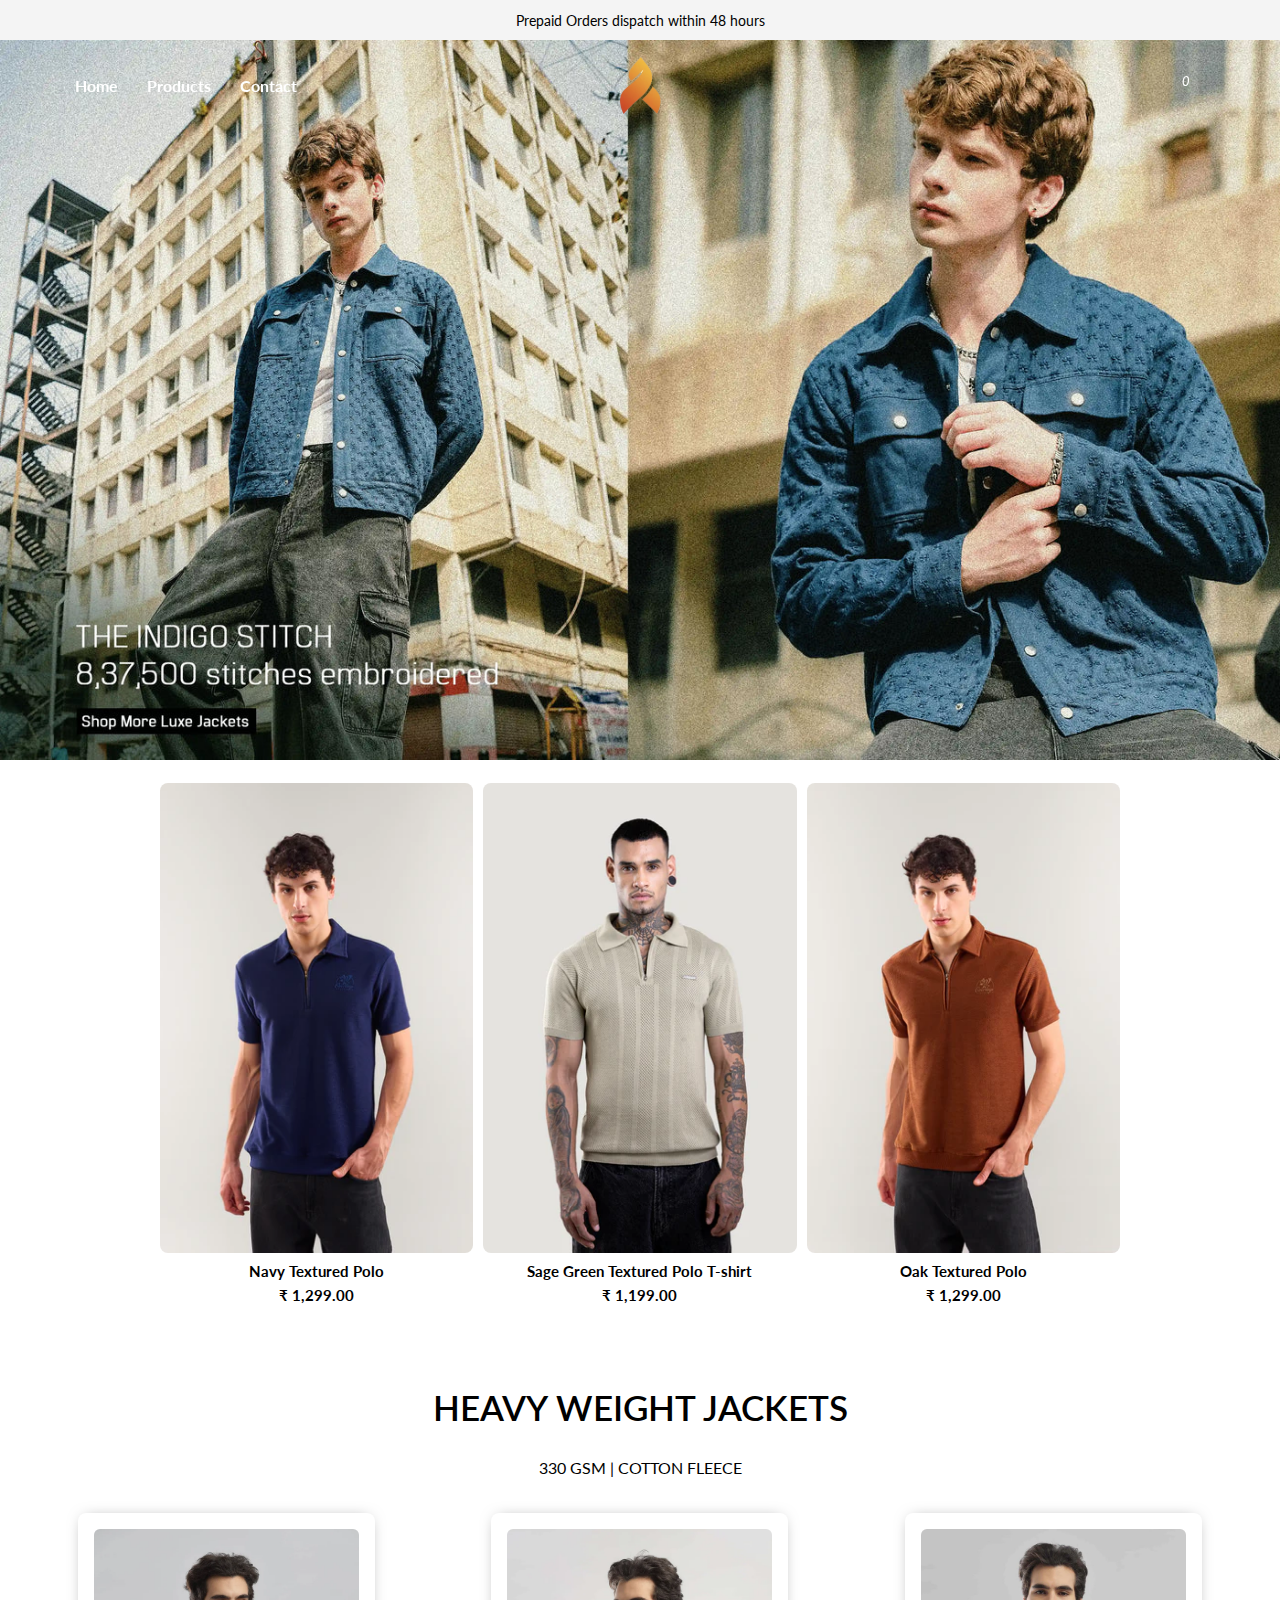
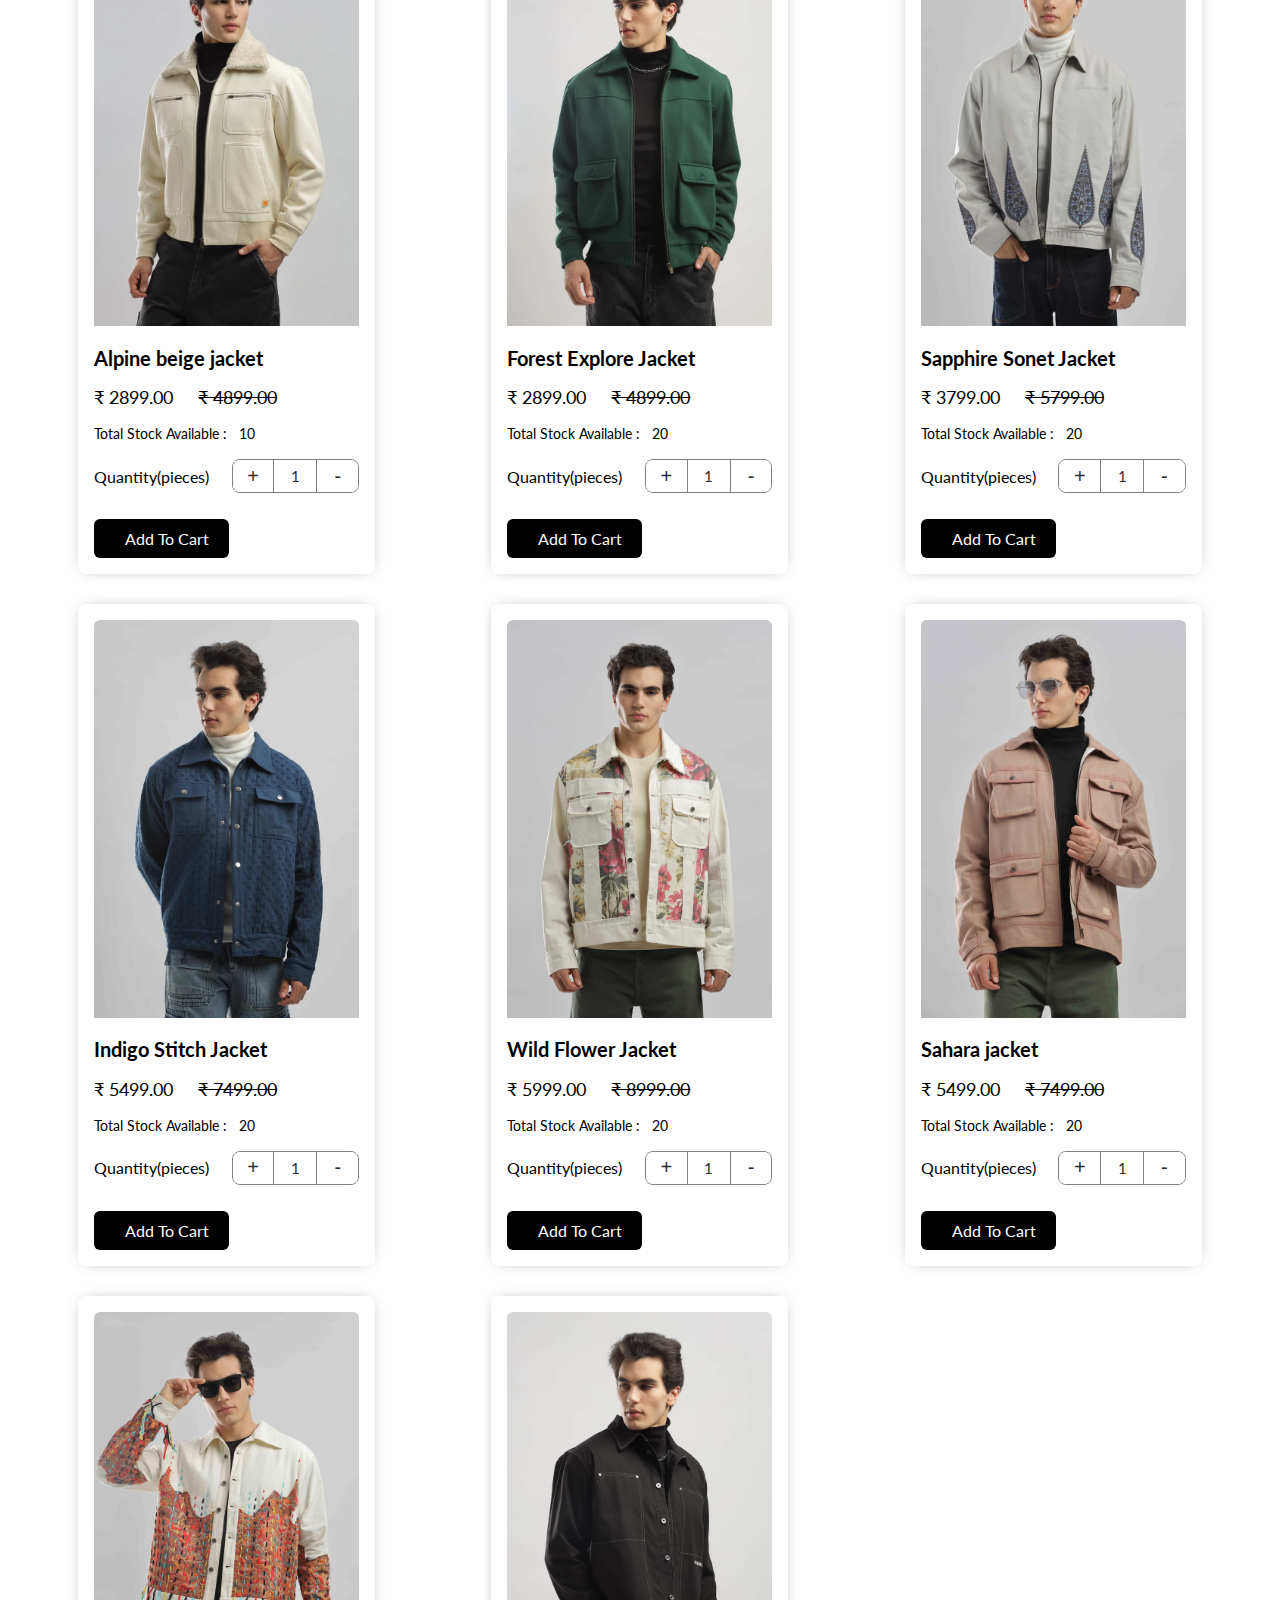
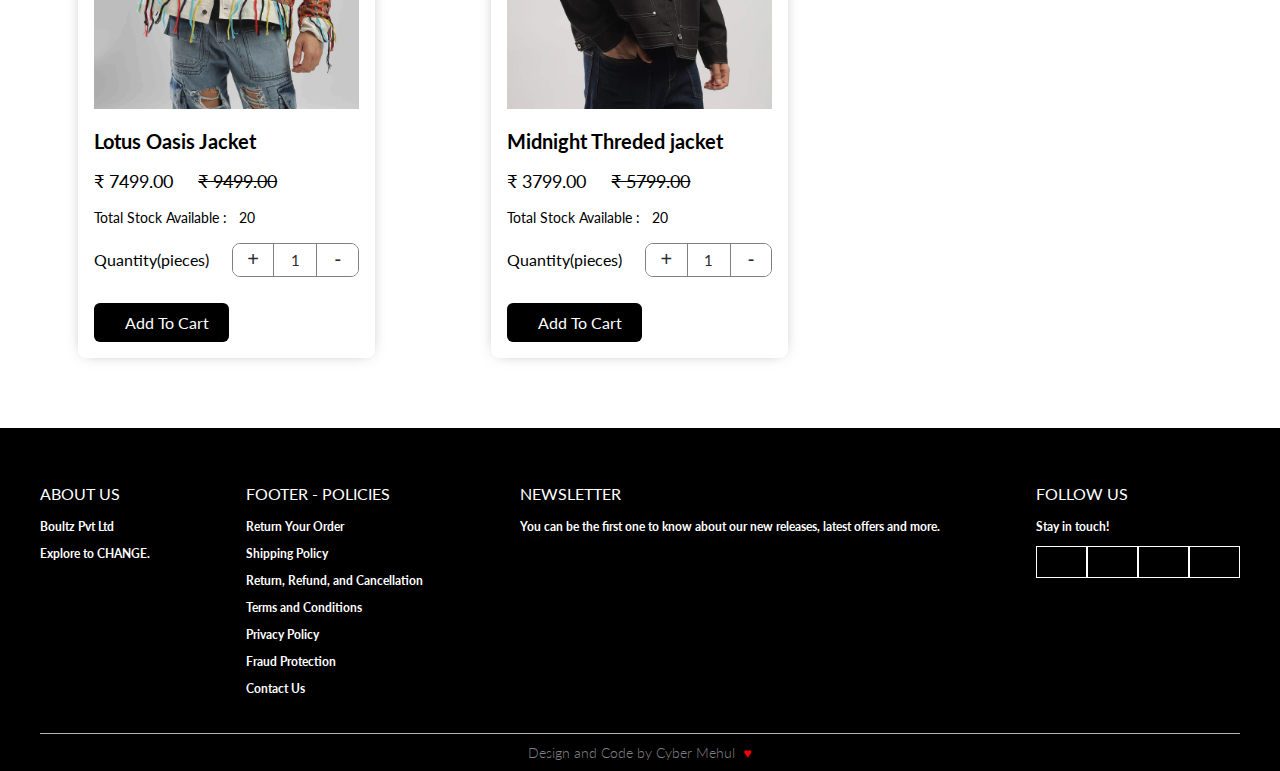
<file: index.html>
<!DOCTYPE html>
<html lang="en">
<head>
    <meta charset="UTF-8">
    <meta name="viewport" content="width=device-width, initial-scale=1.0">
    <title>Boultz: Shop T-shirt, Jackets</title>
    <link rel="shortcut icon" href="./images/favicon.ico" type="image/x-icon">
    <link rel="stylesheet" href="https://cdnjs.cloudflare.com/ajax/libs/font-awesome/6.7.1/css/all.min.css" integrity="sha512-5Hs3dF2AEPkpNAR7UiOHba+lRSJNeM2ECkwxUIxC1Q/FLycGTbNapWXB4tP889k5T5Ju8fs4b1P5z/iB4nMfSQ==" crossorigin="anonymous" referrerpolicy="no-referrer" />
    <link rel="preconnect" href="https://fonts.googleapis.com">
    <link rel="preconnect" href="https://fonts.gstatic.com" crossorigin>
    <link href="https://fonts.googleapis.com/css2?family=Lato:ital,wght@0,100;0,300;0,400;0,700;0,900;1,100;1,300;1,400;1,700;1,900&display=swap" rel="stylesheet">
    <link rel="stylesheet" href="style.css">
    <script src="script.js" defer></script>
</head>
<body>
    <annoucementbar class="annoucement-bar">
        <div class="left-arrow-container arrow">
            <i class="fa-solid fa-arrow-left"></i>
        </div>
        <p class="annoucement-msg">Prepaid Orders dispatch within 48 hours</p>
        <div class="right-arrow-container arrow">
            <i class="fa-solid fa-arrow-right"></i>
        </div>
    </annoucementbar>
    <nav>
        <div class="nav-container">
            <div class="nav-left-side">
                <i class="fa-solid fa-bars menu"></i>
                <a href="index.html" class="home">Home</a>
                <a href="products.html" class="products">Products</a>
                <a href="contact.html" class="contact">Contact</a>
            </div>
            <img src="./images/Logo-150x.avif" alt="logo" class="logo">
            <div class="nav-right-side">
                <a href="account.html" class="my-account"><i class="fa-regular fa-user icons"></i><div id="user-name">Hello, Mehul</div></a>
                <a href="cart.html" class="my-cart"><i class="fa-solid fa-cart-shopping icons"> <sup id="cart-number">0</sup></i></a>
            </div>
        </div>
    </nav>
    <aside>
        <div class="slide-bar-heading-container">
            <div class="slide-bar-heading"><i class="fa-solid fa-circle-user user"></i><span>Boultz.com</span></div>
            <div class="close-btn"><i class="fa-solid fa-square-xmark" style="font-size: 21px;"></i></div>
        </div>
        <div class="slide-bar-main-content">
            <div class="slide-home link"><a href="index.html"><span class="icon"><i class="fa-solid fa-house"></i></span>Home</a></div>
            <div class="slide-products link"><a href="products.html"><span class="icon"><i class="fa-solid fa-shirt"></i></span>Products</a></div>
            <div class="slide-contacts link"><a href="contact.html"><span class="icon"><i class="fa-solid fa-file-signature"></i></span>Contacts</a></div>
            <div class="slide-account link"><a href="account.html"><span class="icon"><i class="fa-solid fa-user"></i></span>Account</a></div>
            <div class="slide-logout link"><a href=""><span class="icon"><i class="fa-solid fa-right-from-bracket"></i></span>Logout</a></div>
        </div>
    </aside>

    <main>
        <section class="hero-section">
            <div class="hero-section-img-container">
                <img src="./images/hero-section-2.png" alt="responsive-image" class="hero-section-img">
            </div>
        </section>  

        <section class="collection-section">
            <div class="gallery-container">
                <i class="fa-solid fa-caret-left" id="back-btn"></i>

                <div class="gallery">
                    <div class="image-batch">
                        <div class="image-container">
                            <img src="./images/T-1.png" alt="Tshirt-images">
                            <p class="t-name">Navy Textured Polo</p>
                            <p class="t-price">&#8377; 1,299.00</p>
                        </div>
                        <div class="image-container">
                            <img src="./images/T-2.png" alt="Tshirt-images">
                            <p class="t-name">Sage Green Textured Polo T-shirt</p>
                            <p class="t-price">&#8377; 1,199.00</p>
                        </div>
                        <div class="image-container">
                            <img src="./images/T-3.png" alt="Tshirt-images">
                            <p class="t-name">Oak Textured Polo</p>
                            <p class="t-price">&#8377; 1,299.00</p>
                        </div>
                    </div>
                    <div class="image-batch">
                        <div class="image-container">
                            <img src="./images/T-4.png" alt="Tshirt-images">
                            <p class="t-name">Textured Midnigth Polo</p>
                            <p class="t-price">&#8377; 1,299.00</p>
                        </div>
                        <div class="image-container">
                            <img src="./images/T-5.png" alt="Tshirt-images">
                            <p class="t-name">Matrix Opal Polo T-shirt</p>
                            <p class="t-price">&#8377; 1,999.00</p>
                        </div>
                        <div class="image-container">
                            <img src="./images/T-6.png" alt="Tshirt-images">
                            <p class="t-name">Oak Textured Polo</p>
                            <p class="t-price">&#8377; 1,299.00</p>
                        </div>
                    </div>
                    <div class="image-batch">
                        <div class="image-container">
                            <img src="./images/T-7.png" alt="Tshirt-images">
                            <p class="t-name">Ambered Textured Polo</p>
                            <p class="t-price">&#8377; 999.00</p>
                        </div>
                        <div class="image-container">
                            <img src="./images/T-8.png" alt="Tshirt-images">
                            <p class="t-name">Matrix Opal Polo T-shirt</p>
                            <p class="t-price">&#8377; 1,299.00</p>
                        </div>
                        <div class="image-container">
                            <img src="./images/T-9.png" alt="Tshirt-images">
                            <p class="t-name">Off-Grid Polo Tshirt - Blush</p>
                            <p class="t-price">&#8377; 1,199.00</p>
                        </div>
                    </div>
                    <div class="image-batch">
                        <div class="image-container">
                            <img src="./images/T-10.png" alt="Tshirt-images">
                            <p class="t-name">Midnight Polo Tshirt</p>
                            <p class="t-price">&#8377; 1,299.00</p>
                        </div>
                        <div class="image-container">
                            <img src="./images/T-11.png" alt="Tshirt-images">
                            <p class="t-name">Off-Grid Polo Tshirt - Blue</p>
                            <p class="t-price">&#8377;  1,099.00</p>
                        </div>
                        <div class="image-container">
                            <img src="./images/T-12.png" alt="Tshirt-images">
                            <p class="t-name">Raven Black Textured Polo T-shirt</p>
                            <p class="t-price">&#8377; 1,599.00</p>
                        </div>
                    </div>
                </div>

                <i class="fa-solid fa-caret-right" id="next-btn"></i>
            </div>
        </section>

        <section class="product-cards-section">
            <div class="product-cards-section-heading">
                <h2>HEAVY WEIGHT JACKETS</h2>
                <P>330 GSM | COTTON FLEECE</P>
            </div>

            <div class="product-cards">
            </div>
        </section>  
    </main>

    <footer>
        <div class="footer-container">
            <div class="about-us">
                <p>ABOUT US</p>
                <p>Boultz Pvt Ltd</p>
                <p>Explore to CHANGE.</p>
            </div>
            <div class="policies">
                <p>FOOTER - POLICIES</p>
                <P>Return Your Order</P>
                <p>Shipping Policy</p>
                <p>Return, Refund, and Cancellation</p>
                <p>Terms and Conditions</p>
                <p>Privacy Policy</p>
                <p>Fraud Protection</p>
                <p>Contact Us</p>
            </div>
            <div class="news-letter">
                <P>NEWSLETTER</P>
                <P>You can be the first one to know about our new releases, latest offers and more.</P>
            </div>
            <div class="follow-us">
                <P>FOLLOW US</P>
                <P class="p">Stay in touch!</P>
                <div class="social-media-handles">
                    <i class="fa-brands fa-facebook-f social-media" id="facebook"></i>
                    <i class="fa-brands fa-twitter social-media" id="fa-twitter"></i>
                    <i class="fa-brands fa-instagram social-media" id="instagram"></i>
                    <i class="fa-brands fa-youtube social-media" id="youtube"></i>
                </div>
            </div>
        </div>
        <div class="line"></div>
        <div class="created-by">
            <p>Design and Code by Cyber Mehul &nbsp;<span>&hearts;</span></p>
        </div>
    </footer>
</body>
</html>
</file>
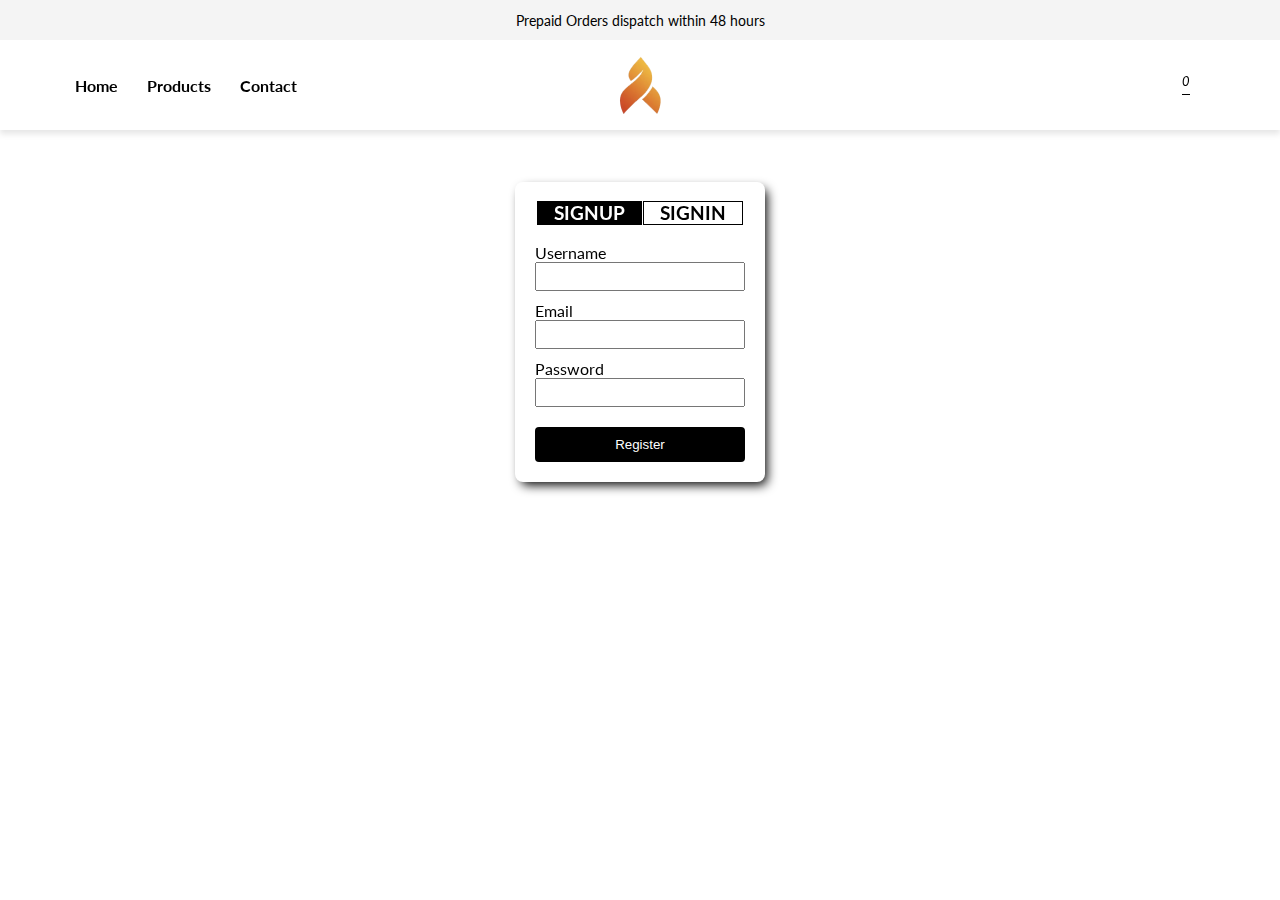
<file: account.html>
<!DOCTYPE html>
<html lang="en">
<head>
    <meta charset="UTF-8">
    <meta name="viewport" content="width=device-width, initial-scale=1.0">
    <title>Account</title>
    <link rel="shortcut icon" href="./images/favicon.ico" type="image/x-icon">
    <link rel="stylesheet" href="https://cdnjs.cloudflare.com/ajax/libs/font-awesome/6.7.1/css/all.min.css" integrity="sha512-5Hs3dF2AEPkpNAR7UiOHba+lRSJNeM2ECkwxUIxC1Q/FLycGTbNapWXB4tP889k5T5Ju8fs4b1P5z/iB4nMfSQ==" crossorigin="anonymous" referrerpolicy="no-referrer" />
    <link rel="preconnect" href="https://fonts.googleapis.com">
    <link rel="preconnect" href="https://fonts.gstatic.com" crossorigin>
    <link href="https://fonts.googleapis.com/css2?family=Lato:ital,wght@0,100;0,300;0,400;0,700;0,900;1,100;1,300;1,400;1,700;1,900&display=swap" rel="stylesheet">
    <link rel="stylesheet" href="account.css">
    <script src="account.js" defer></script>
</head>
<body>
    <annoucementbar class="annoucement-bar">
        <div class="left-arrow-container arrow">
            <i class="fa-solid fa-arrow-left"></i>
        </div>
        <p class="annoucement-msg">Prepaid Orders dispatch within 48 hours</p>
        <div class="right-arrow-container arrow">
            <i class="fa-solid fa-arrow-right"></i>
        </div>
    </annoucementbar>
    <nav>
        <div class="nav-container">
            <div class="nav-left-side">
                <i class="fa-solid fa-bars menu"></i>
                <a href="index.html" class="home">Home</a>
                <a href="products.html" class="products">Products</a>
                <a href="contact.html" class="contact">Contact</a>
            </div>
            <img src="./images/Logo-150x.avif" alt="logo" class="logo">
            <div class="nav-right-side">
                <a href="" class="logout"><i class="fa-solid fa-right-from-bracket icons"></i></i></a>
                <a href="cart.html" class="my-cart"><i class="fa-solid fa-cart-shopping icons"> <sup id="cart-number">0</sup></i></a>
            </div>
        </div>
    </nav>
    <aside>
        <div class="slide-bar-heading-container">
            <div class="slide-bar-heading"><i class="fa-solid fa-circle-user user"></i><span>Boultz.com</span></div>
            <div class="close-btn"><i class="fa-solid fa-square-xmark" style="font-size: 21px;"></i></div>
        </div>
        <div class="slide-bar-main-content">
            <div class="slide-home link"><a href="index.html"><span class="icon"><i class="fa-solid fa-house"></i></span>Home</a></div>
            <div class="slide-products link"><a href="products.html"><span class="icon"><i class="fa-solid fa-shirt"></i></span>Products</a></div>
            <div class="slide-contacts link"><a href="contact.html"><span class="icon"><i class="fa-solid fa-file-signature"></i></span>Contacts</a></div>
            <div class="slide-account link"><a href="account.html"><span class="icon"><i class="fa-solid fa-user"></i></span>Account</a></div>
            <div class="slide-logout link"><a href=""><span class="icon"><i class="fa-solid fa-right-from-bracket"></i></span>Logout</a></div>
        </div>
    </aside>

    <main>
        <div class="signup-signin">
            <form class="sign-up-form authentication">
                <h3 class="heading"><span class="signup">SIGNUP</span><span class="signin">SIGNIN</span></h3>
    
                <label for="user-name">Username</label>
                <input type="text" class="first-name" id="user-name" required><br>
    
                <label for="email">Email</label>
                <input type="email" class="email" id="email" required><br>
    
                <label for="user-password">Password</label>
                <input type="password" class="user-password" id="user-password" required><br>
    
                <button type="submit">Register</button>
            </form>
            <form class="sign-in-form authentication">
                <h3 class="heading"><span class="signup">SIGNUP</span><span class="signin">SIGNIN</span></h3>
    
                <label for="enter-name">Username</label>
                <input type="text" class="enter-name" id="enter-name" required><br>
    
                <label for="enter-password">Password</label>
                <input type="password" class="enter-password" id="enter-password" required><br>
    
                <button type="submit">Login</button>
            </form>
        </div>
    </main>
</body>
</html>
</file>
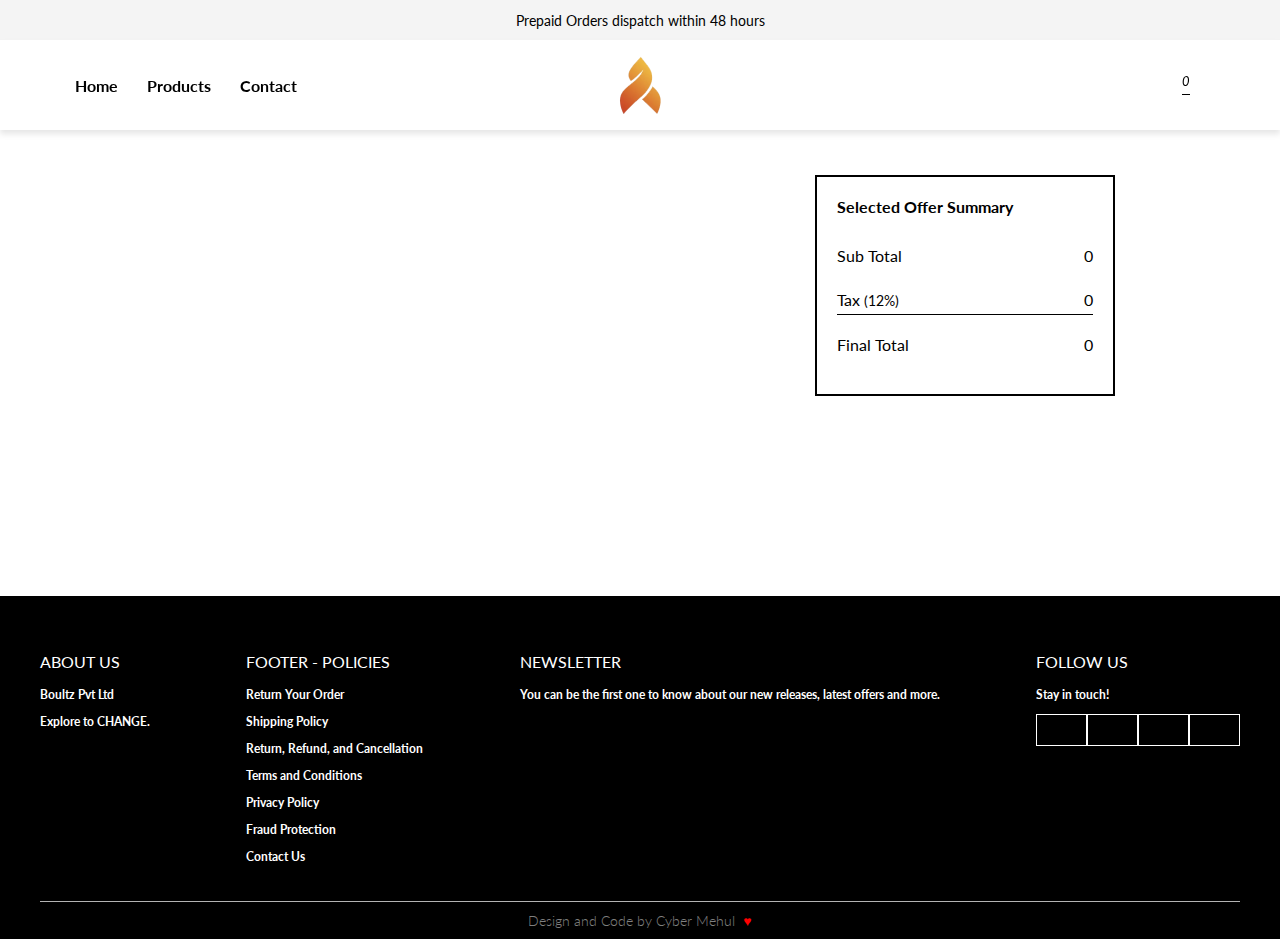
<file: cart.html>
<!DOCTYPE html>
<html lang="en">
<head>
    <meta charset="UTF-8">
    <meta name="viewport" content="width=device-width, initial-scale=1.0">
    <title>Cart: Shop T-shirt, Jackets</title>
    <link rel="shortcut icon" href="./images/favicon.ico" type="image/x-icon">
    <link rel="stylesheet" href="https://cdnjs.cloudflare.com/ajax/libs/font-awesome/6.7.1/css/all.min.css" integrity="sha512-5Hs3dF2AEPkpNAR7UiOHba+lRSJNeM2ECkwxUIxC1Q/FLycGTbNapWXB4tP889k5T5Ju8fs4b1P5z/iB4nMfSQ==" crossorigin="anonymous" referrerpolicy="no-referrer" />
    <link rel="preconnect" href="https://fonts.googleapis.com">
    <link rel="preconnect" href="https://fonts.gstatic.com" crossorigin>
    <link href="https://fonts.googleapis.com/css2?family=Lato:ital,wght@0,100;0,300;0,400;0,700;0,900;1,100;1,300;1,400;1,700;1,900&display=swap" rel="stylesheet">
    <link rel="stylesheet" href="cart.css">
    <script src="cart.js" defer></script>
</head>
<body>
    <annoucementbar class="annoucement-bar">
        <div class="left-arrow-container arrow">
            <i class="fa-solid fa-arrow-left"></i>
        </div>
        <p class="annoucement-msg">Prepaid Orders dispatch within 48 hours</p>
        <div class="right-arrow-container arrow">
            <i class="fa-solid fa-arrow-right"></i>
        </div>
    </annoucementbar>
    <nav>
        <div class="nav-container">
            <div class="nav-left-side">
                <i class="fa-solid fa-bars menu"></i>
                <a href="index.html" class="home">Home</a>
                <a href="products.html" class="products">Products</a>
                <a href="contact.html" class="contact">Contact</a>
            </div>
            <img src="./images/Logo-150x.avif" alt="logo" class="logo">
            <div class="nav-right-side">
                <a href="account.html" class="my-account"><i class="fa-regular fa-user icons"></i><div id="user-name"></div></a>
                <a href="cart.html" class="my-cart"><i class="fa-solid fa-cart-shopping icons"> <sup id="cart-number">0</sup></i></a>
            </div>
        </div>
    </nav>
    <aside>
        <div class="slide-bar-heading-container">
            <div class="slide-bar-heading"><i class="fa-solid fa-circle-user user"></i><span>User</span></div>
            <div class="close-btn"><i class="fa-solid fa-square-xmark" style="font-size: 21px;"></i></div>
        </div>
        <div class="slide-bar-main-content">
            <div class="slide-home link"><a href="index.html"><span class="icon"><i class="fa-solid fa-house"></i></span>Home</a></div>
            <div class="slide-products link"><a href="products.html"><span class="icon"><i class="fa-solid fa-shirt"></i></span>Products</a></div>
            <div class="slide-contacts link"><a href="contact.html"><span class="icon"><i class="fa-solid fa-file-signature"></i></span>Contacts</a></div>
            <div class="slide-account link"><a href="account.html"><span class="icon"><i class="fa-solid fa-user"></i></span>Account</a></div>
            <div class="slide-logout link"><a href=""><span class="icon"><i class="fa-solid fa-right-from-bracket"></i></span>Logout</a></div>
        </div>
    </aside>

    <main>
        <div class="main-container">
            <div class="add-to-cart-details"></div>
        </div>
        <div class="billing-details">
            <div class="billing-heading">Selected Offer Summary</div>
            <div class="sub-total-element">
                <span class="sub-total-heading">Sub Total</span>
                <span class="sub-total">0</span>
            </div>
            <div class="tax-element">
                <span class="tax-heading">Tax <span>(12%)</span></span>
                <span class="tax">0</span>
            </div>
            <div class="final-total-element">
                <span class="final-total-heading">Final Total</span>
                <span class="final-total">0</span>
            </div>
        </div>
    </main>
    
    <footer>
        <div class="footer-container">
            <div class="about-us">
                <p>ABOUT US</p>
                <p>Boultz Pvt Ltd</p>
                <p>Explore to CHANGE.</p>
            </div>
            <div class="policies">
                <p>FOOTER - POLICIES</p>
                <P>Return Your Order</P>
                <p>Shipping Policy</p>
                <p>Return, Refund, and Cancellation</p>
                <p>Terms and Conditions</p>
                <p>Privacy Policy</p>
                <p>Fraud Protection</p>
                <p>Contact Us</p>
            </div>
            <div class="news-letter">
                <P>NEWSLETTER</P>
                <P>You can be the first one to know about our new releases, latest offers and more.</P>
            </div>
            <div class="follow-us">
                <P>FOLLOW US</P>
                <P class="p">Stay in touch!</P>
                <div class="social-media-handles">
                    <i class="fa-brands fa-facebook-f social-media" id="facebook"></i>
                    <i class="fa-brands fa-twitter social-media" id="fa-twitter"></i>
                    <i class="fa-brands fa-instagram social-media" id="instagram"></i>
                    <i class="fa-brands fa-youtube social-media" id="youtube"></i>
                </div>
            </div>
        </div>
        <div class="line"></div>
        <div class="created-by">
            <p>Design and Code by Cyber Mehul &nbsp;<span>&hearts;</span></p>
        </div>
    </footer>

</body>
</html>
</file>
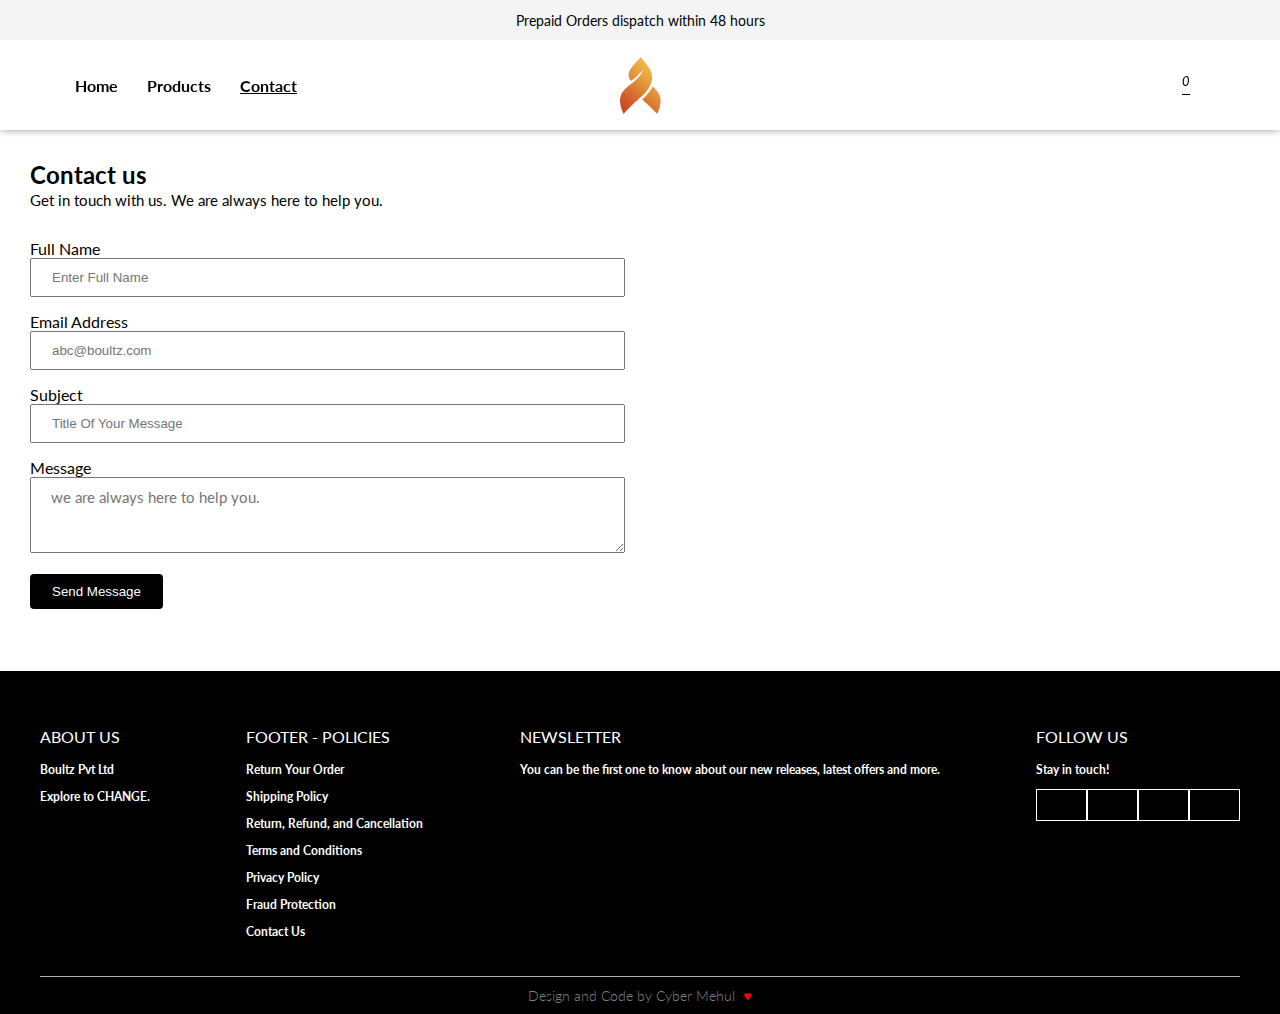
<file: contact.html>
<!DOCTYPE html>
<html lang="en">
<head>
    <meta charset="UTF-8">
    <meta name="viewport" content="width=device-width, initial-scale=1.0">
    <title>Contacts: Shop T-shirt, Jackets</title>
    <link rel="shortcut icon" href="./images/favicon.ico" type="image/x-icon">
    <link rel="stylesheet" href="https://cdnjs.cloudflare.com/ajax/libs/font-awesome/6.7.1/css/all.min.css" integrity="sha512-5Hs3dF2AEPkpNAR7UiOHba+lRSJNeM2ECkwxUIxC1Q/FLycGTbNapWXB4tP889k5T5Ju8fs4b1P5z/iB4nMfSQ==" crossorigin="anonymous" referrerpolicy="no-referrer" />
    <link rel="preconnect" href="https://fonts.googleapis.com">
    <link rel="preconnect" href="https://fonts.gstatic.com" crossorigin>
    <link href="https://fonts.googleapis.com/css2?family=Lato:ital,wght@0,100;0,300;0,400;0,700;0,900;1,100;1,300;1,400;1,700;1,900&display=swap" rel="stylesheet">
    <link rel="stylesheet" href="contact.css">
    <script src="contact.js" defer></script>
</head>
<body>
    <annoucementbar class="annoucement-bar">
        <div class="left-arrow-container arrow">
            <i class="fa-solid fa-arrow-left"></i>
        </div>
        <p class="annoucement-msg">Prepaid Orders dispatch within 48 hours</p>
        <div class="right-arrow-container arrow">
            <i class="fa-solid fa-arrow-right"></i>
        </div>
    </annoucementbar>
    <nav>
        <div class="nav-container">
            <div class="nav-left-side">
                <i class="fa-solid fa-bars menu"></i>
                <a href="index.html" class="home">Home</a>
                <a href="products.html" class="products">Products</a>
                <a href="contact.html" class="contact">Contact</a>
            </div>
            <img src="./images/Logo-150x.avif" alt="logo" class="logo">
            <div class="nav-right-side">
                <a href="account.html" class="my-account"><i class="fa-regular fa-user icons"></i><div id="user-name"></div></a>
                <a href="cart.html" class="my-cart"><i class="fa-solid fa-cart-shopping icons"> <sup id="cart-number">0</sup></i></a>
            </div>
        </div>
    </nav>
    <aside>
        <div class="slide-bar-heading-container">
            <div class="slide-bar-heading"><i class="fa-solid fa-circle-user user"></i><span>User</span></div>
            <div class="close-btn"><i class="fa-solid fa-square-xmark" style="font-size: 21px;"></i></div>
        </div>
        <div class="slide-bar-main-content">
            <div class="slide-home link"><a href="index.html"><span class="icon"><i class="fa-solid fa-house"></i></span>Home</a></div>
            <div class="slide-products link"><a href="products.html"><span class="icon"><i class="fa-solid fa-shirt"></i></span>Products</a></div>
            <div class="slide-contacts link"><a href="contact.html"><span class="icon"><i class="fa-solid fa-file-signature"></i></span>Contacts</a></div>
            <div class="slide-account link"><a href="account.html"><span class="icon"><i class="fa-solid fa-user"></i></span>Account</a></div>
            <div class="slide-logout link"><a href=""><span class="icon"><i class="fa-solid fa-right-from-bracket"></i></span>Logout</a></div>
        </div>
    </aside>

    <main>
        <div class="main-container">
            <div class="form-element">
                <form action="">
                    <h2 class="heading">Contact us</h2>
                    <p>Get in touch with us. We are always here to help you.</p>

                    <label for="full-name">Full Name</label><br>
                    <input type="text" id="full-name" placeholder="Enter Full Name" required><br>

                    <label for="email">Email Address</label><br>
                    <input type="email" id="email" placeholder="abc@boultz.com" required><br>

                    <label for="subject">Subject</label><br>
                    <input type="text" id="subject" placeholder="Title Of Your Message" required><br>

                    <label for="message">Message</label><br>
                    <textarea name="message" id="message" placeholder="we are always here to help you." cols="30" rows="3"></textarea><br>

                    <button type="submit">Send Message</button>
                </form>
            </div>
            <div class="google-map-element">
                <iframe src="https://www.google.com/maps/embed?pb=!1m14!1m12!1m3!1d4441.092593015593!2d72.93589759498663!3d20.608514143545992!2m3!1f0!2f0!3f0!3m2!1i1024!2i768!4f13.1!5e0!3m2!1sen!2sin!4v1733844020257!5m2!1sen!2sin" width="600" height="450" style="border:0;" allowfullscreen="" loading="lazy" referrerpolicy="no-referrer-when-downgrade"></iframe>
            </div>
        </div>        
    </main>

    <footer>
        <div class="footer-container">
            <div class="about-us">
                <p>ABOUT US</p>
                <p>Boultz Pvt Ltd</p>
                <p>Explore to CHANGE.</p>
            </div>
            <div class="policies">
                <p>FOOTER - POLICIES</p>
                <P>Return Your Order</P>
                <p>Shipping Policy</p>
                <p>Return, Refund, and Cancellation</p>
                <p>Terms and Conditions</p>
                <p>Privacy Policy</p>
                <p>Fraud Protection</p>
                <p>Contact Us</p>
            </div>
            <div class="news-letter">
                <P>NEWSLETTER</P>
                <P>You can be the first one to know about our new releases, latest offers and more.</P>
            </div>
            <div class="follow-us">
                <P>FOLLOW US</P>
                <P class="p">Stay in touch!</P>
                <div class="social-media-handles">
                    <i class="fa-brands fa-facebook-f social-media" id="facebook"></i>
                    <i class="fa-brands fa-twitter social-media" id="fa-twitter"></i>
                    <i class="fa-brands fa-instagram social-media" id="instagram"></i>
                    <i class="fa-brands fa-youtube social-media" id="youtube"></i>
                </div>
            </div>
        </div>
        <div class="line"></div>
        <div class="created-by">
            <p>Design and Code by Cyber Mehul &nbsp;<span>&hearts;</span></p>
        </div>
    </footer>

</body>
</html>
</file>
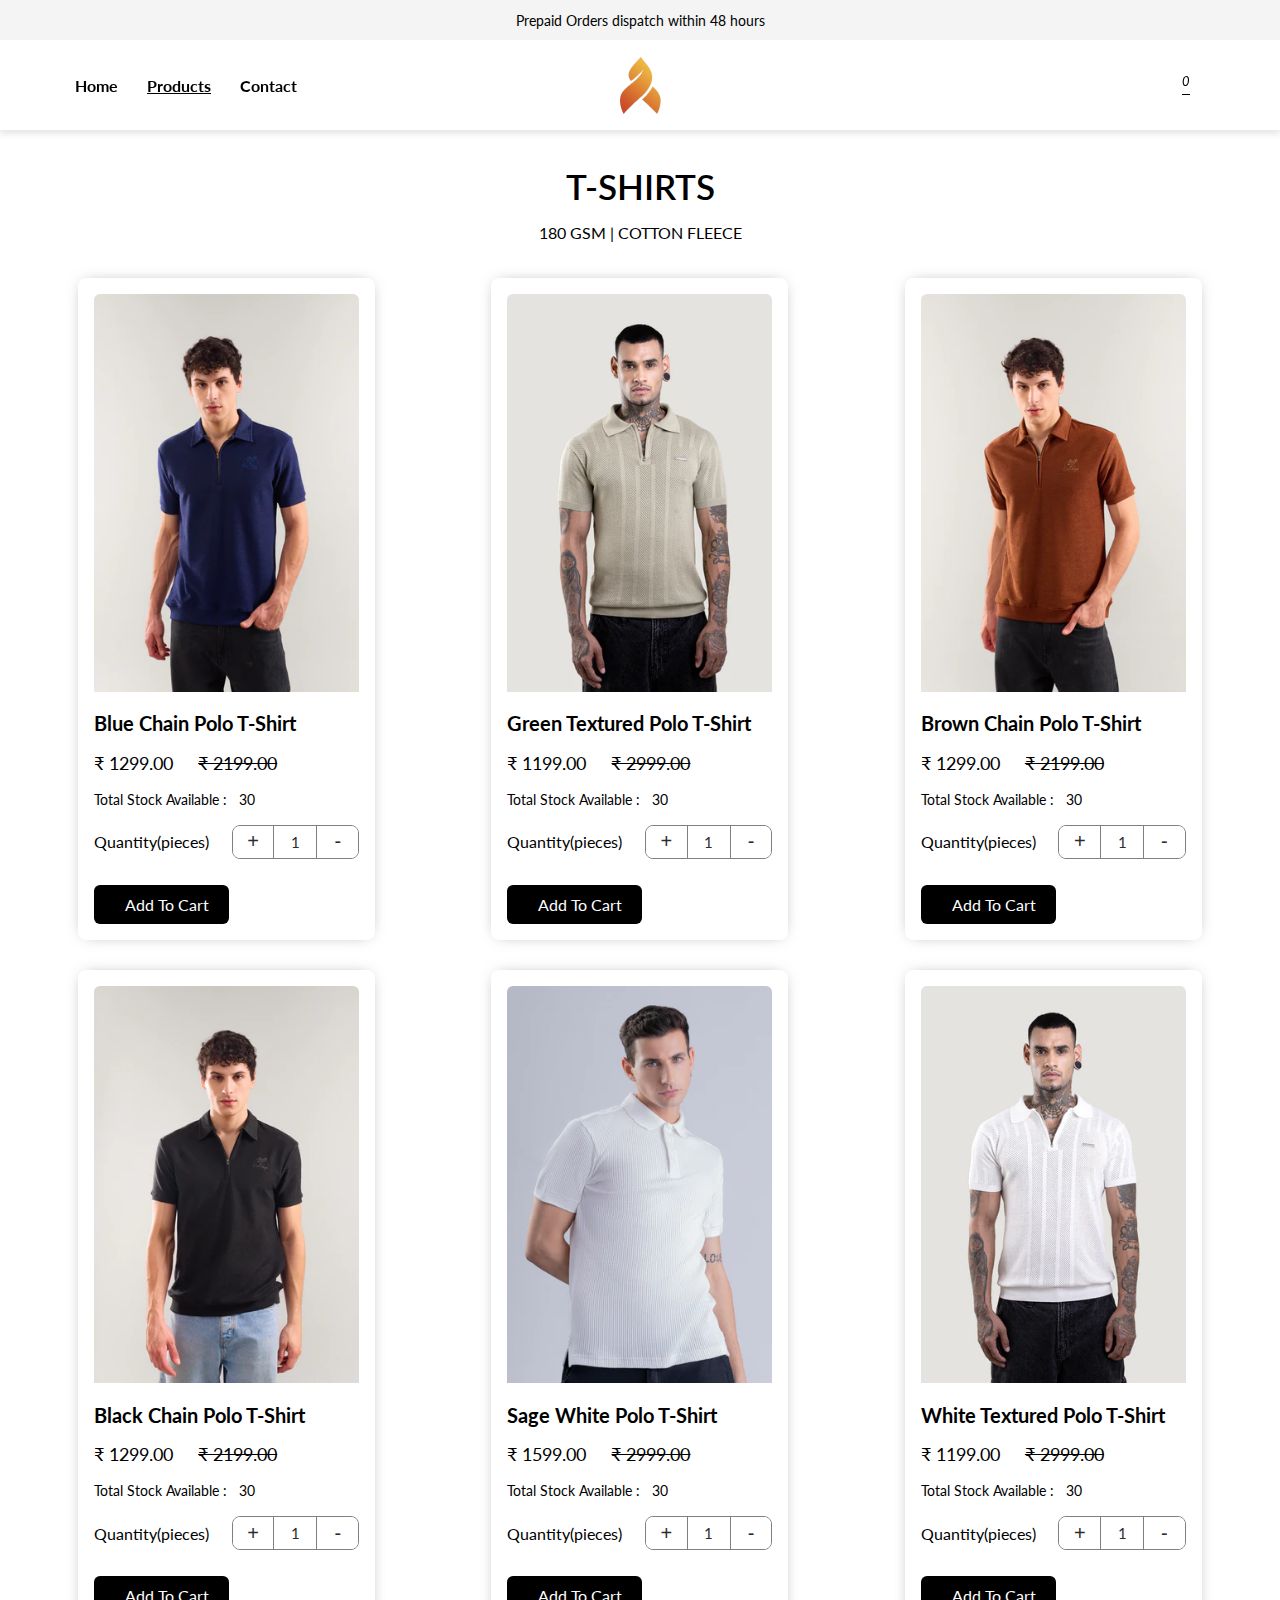
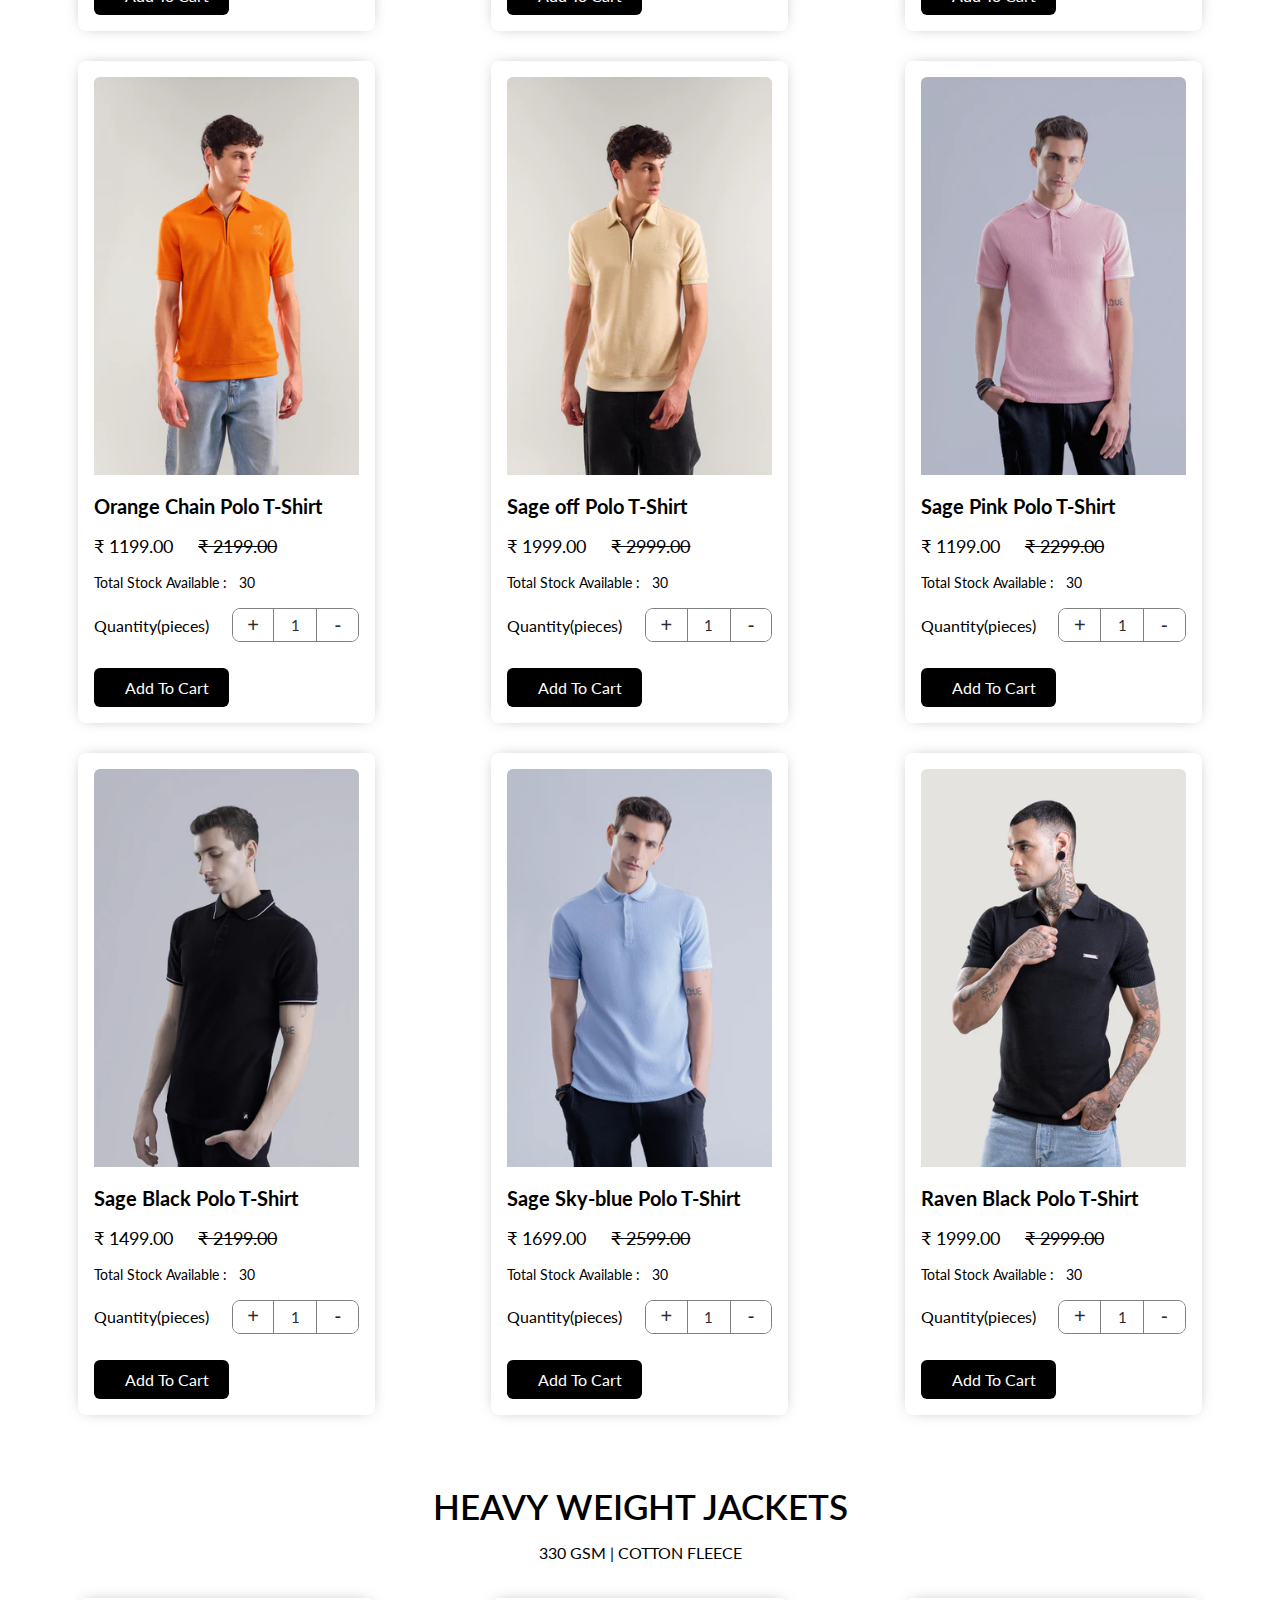
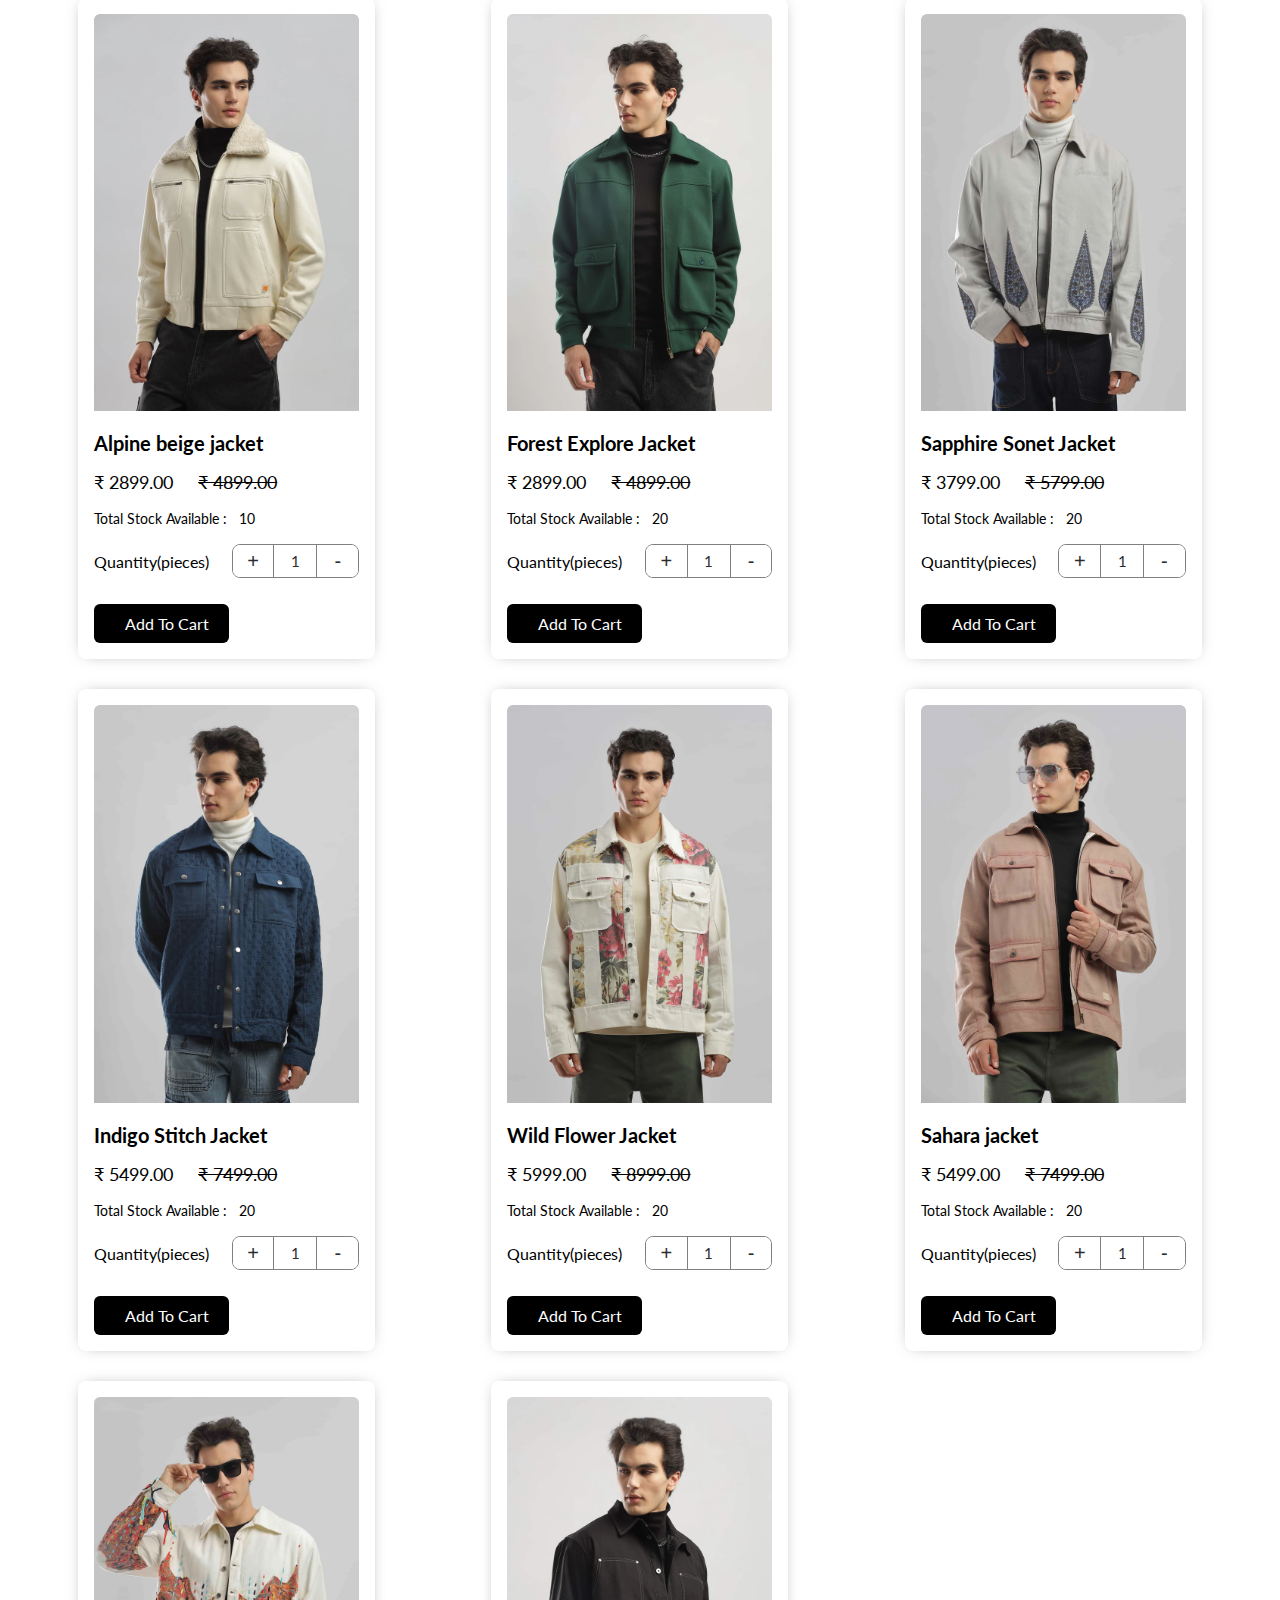
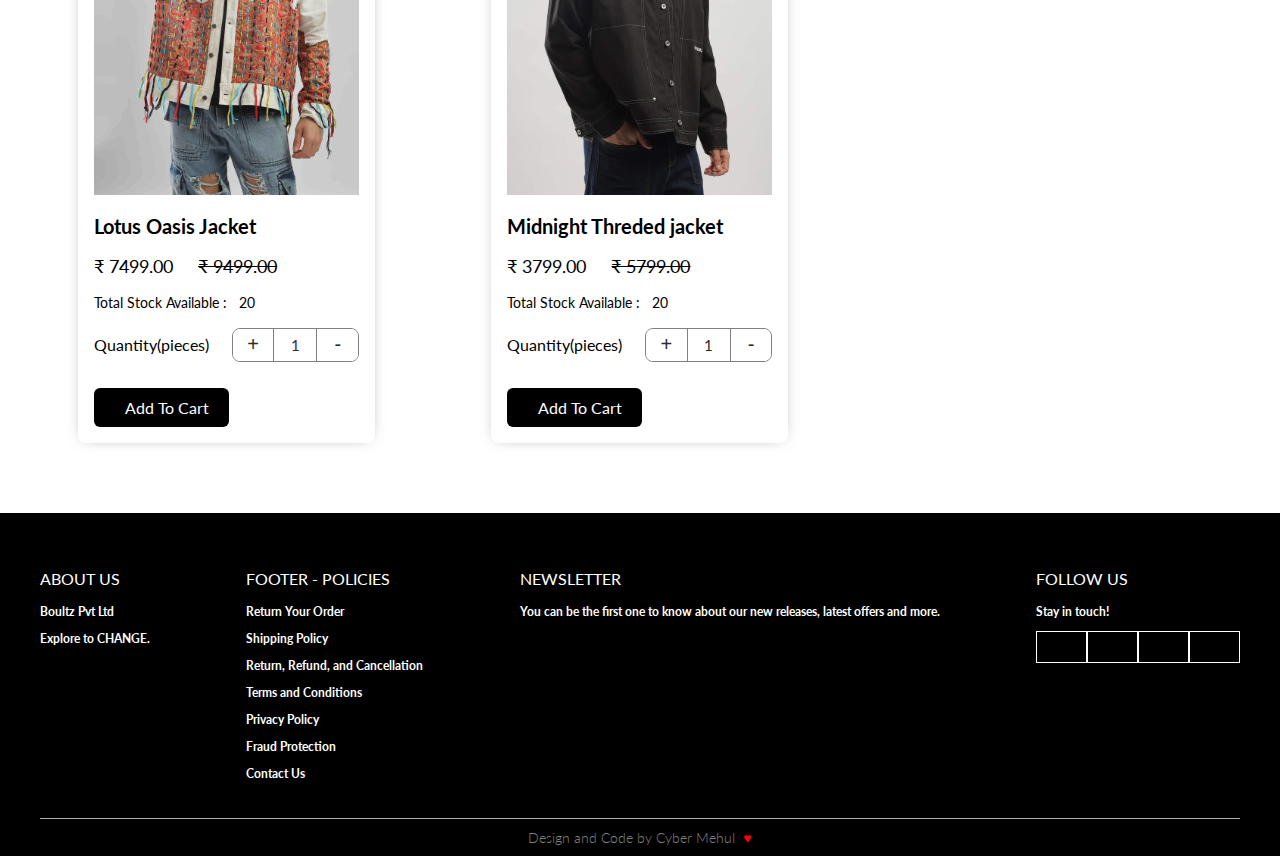
<file: products.html>
<!DOCTYPE html>
<html lang="en">
<head>
    <meta charset="UTF-8">
    <meta name="viewport" content="width=device-width, initial-scale=1.0">
    <title>Products: Shop T-shirt, Jackets</title>
    <link rel="shortcut icon" href="./images/favicon.ico" type="image/x-icon">
    <link rel="stylesheet" href="https://cdnjs.cloudflare.com/ajax/libs/font-awesome/6.7.1/css/all.min.css" integrity="sha512-5Hs3dF2AEPkpNAR7UiOHba+lRSJNeM2ECkwxUIxC1Q/FLycGTbNapWXB4tP889k5T5Ju8fs4b1P5z/iB4nMfSQ==" crossorigin="anonymous" referrerpolicy="no-referrer" />
    <link rel="preconnect" href="https://fonts.googleapis.com">
    <link rel="preconnect" href="https://fonts.gstatic.com" crossorigin>
    <link href="https://fonts.googleapis.com/css2?family=Lato:ital,wght@0,100;0,300;0,400;0,700;0,900;1,100;1,300;1,400;1,700;1,900&display=swap" rel="stylesheet">
    <link rel="stylesheet" href="products.css">
    <script src="products.js" defer></script>
</head>
<body>
    <annoucementbar class="annoucement-bar">
        <div class="left-arrow-container arrow">
            <i class="fa-solid fa-arrow-left"></i>
        </div>
        <p class="annoucement-msg">Prepaid Orders dispatch within 48 hours</p>
        <div class="right-arrow-container arrow">
            <i class="fa-solid fa-arrow-right"></i>
        </div>
    </annoucementbar>
    <nav>
        <div class="nav-container">
            <div class="nav-left-side">
                <i class="fa-solid fa-bars menu"></i>
                <a href="index.html" class="home">Home</a>
                <a href="products.html" class="products">Products</a>
                <a href="contact.html" class="contact">Contact</a>
            </div>
            <img src="./images/Logo-150x.avif" alt="logo" class="logo">
            <div class="nav-right-side">
                <a href="account.html" class="my-account"><i class="fa-regular fa-user icons"></i><div id="user-name">Hello, Mehul</div></a>
                <a href="cart.html" class="my-cart"><i class="fa-solid fa-cart-shopping icons"> <sup id="cart-number">0</sup></i></a>
            </div>
        </div>
    </nav>
    <aside>
        <div class="slide-bar-heading-container">
            <div class="slide-bar-heading"><i class="fa-solid fa-circle-user user"></i><span>Boultz.com</span></div>
            <div class="close-btn"><i class="fa-solid fa-square-xmark" style="font-size: 21px;"></i></div>
        </div>
        <div class="slide-bar-main-content">
            <div class="slide-home link"><a href="index.html"><span class="icon"><i class="fa-solid fa-house"></i></span>Home</a></div>
            <div class="slide-products link"><a href="products.html"><span class="icon"><i class="fa-solid fa-shirt"></i></span>Products</a></div>
            <div class="slide-contacts link"><a href="contact.html"><span class="icon"><i class="fa-solid fa-file-signature"></i></span>Contacts</a></div>
            <div class="slide-account link"><a href="account.html"><span class="icon"><i class="fa-solid fa-user"></i></span>Account</a></div>
            <div class="slide-logout link"><a href=""><span class="icon"><i class="fa-solid fa-right-from-bracket"></i></span>Logout</a></div>
        </div>
    </aside>

    <main>
        <section class="product-cards-section">
            <div class="product-cards-section-heading">
                <h2>T-SHIRTS</h2>
                <P>180 GSM | COTTON FLEECE</P>
            </div>
            <div class="product-cards"></div>

            <div class="product-cards-section-heading" id="Jackets-section">
                <h2>HEAVY WEIGHT JACKETS</h2>
                <P>330 GSM | COTTON FLEECE</P>
            </div>
            <div class="product-cards2"></div>
        </section>  
    </main>

    <footer>
        <div class="footer-container">
            <div class="about-us">
                <p>ABOUT US</p>
                <p>Boultz Pvt Ltd</p>
                <p>Explore to CHANGE.</p>
            </div>
            <div class="policies">
                <p>FOOTER - POLICIES</p>
                <P>Return Your Order</P>
                <p>Shipping Policy</p>
                <p>Return, Refund, and Cancellation</p>
                <p>Terms and Conditions</p>
                <p>Privacy Policy</p>
                <p>Fraud Protection</p>
                <p>Contact Us</p>
            </div>
            <div class="news-letter">
                <P>NEWSLETTER</P>
                <P>You can be the first one to know about our new releases, latest offers and more.</P>
            </div>
            <div class="follow-us">
                <P>FOLLOW US</P>
                <P class="p">Stay in touch!</P>
                <div class="social-media-handles">
                    <i class="fa-brands fa-facebook-f social-media" id="facebook"></i>
                    <i class="fa-brands fa-twitter social-media" id="fa-twitter"></i>
                    <i class="fa-brands fa-instagram social-media" id="instagram"></i>
                    <i class="fa-brands fa-youtube social-media" id="youtube"></i>
                </div>
            </div>
        </div>
        <div class="line"></div>
        <div class="created-by">
            <p>Design and Code by Cyber Mehul &nbsp;<span>&hearts;</span></p>
        </div>
    </footer>
   
</body>
</html>
</file>
<file: style.css>
* {
    box-sizing: border-box;
}

body {
    margin: 0;
    font-family: "Lato", sans-serif;
    font-weight: 400;
    font-style: normal;
}

/* [ 1 ] Annoucement-bar */
.annoucement-bar {
    min-height: 40px;
    background-color: #F4F4F4;
    padding: 0 20px;
    display: flex;
    justify-content: center;
    align-items: center;
    position: sticky;
    top: 0;
    z-index: 1;
}

.annoucement-msg {
    margin-block: 0;
    font-size: 14px;
    padding: 8px 40px;
    width: 550px;
    text-align: center;
}

.arrow {
    font-size: 12px;
}



/* [ 2 ] Nav-Bar */
nav {
    width: 100%;
    height: 90px;
    position: fixed;
    z-index: 1;
    transition: background-color 0.4s ease;
}

.nav-container {
    max-width: 1200px;
    height: 100%;
    display: flex;
    justify-content: space-between;
    align-items: center;
    margin-inline: auto;
    padding: 5px 35px;
}

nav:hover {
    background-color: white;
    box-shadow: 0 4px 6px rgba(0, 0, 0, 0.1);
}

.nav-active {
    background-color: white;
    box-shadow: 0 4px 6px rgba(0, 0, 0, 0.1);
}

.nav-container:hover {
    .nav-left-side a, .menu {
        color: black !important; 
    }
    .nav-right-side a {
        color: black !important;   
    }
}

.nav-left-side {
    font-size: 16px;
    flex: 1;
}

.nav-left-side a {
    text-decoration: none;
    color: white;
    font-weight: 700;
}

.nav-left-side a + a {
    margin-left: 25px;
}    

.nav-left-side .menu {
    color: white;
    font-size: 19px;
    display: none;
    cursor: pointer;
}

.logo {
    height: 75px;
}

.nav-right-side {
    flex: 1;
    display: flex;
    justify-content: flex-end;
    align-items: center;
}

.nav-right-side a + a {
    margin-left: 22px;
}

.nav-right-side a {
    font-size: 18px;
    color: white;
    text-decoration-line: none;
}

.nav-right-side #user-name {
    font-size: 12px;
}

.nav-right-side .my-account {
    display: flex;
    flex-direction: column;
    align-items: center;
    justify-content: center;
    /* margin-top: 9px; */
}

.nav-right-side .my-cart {
    padding: 8px 15px;
    border-radius: 4px;
    font-size: 17px;
}

.my-cart #cart-number {
    font-size: 13px;
}


/* [ 3 ] Slide-bar */
aside {
   max-width: 300px;
   width: 100%;
   height: 100vh;
   position: fixed; 
   top: 40px;
   left: -370px;
   z-index: 1;  
   background-color: white;
   box-shadow: 6px 0px 34px -15px black;
   transition: left 0.6s ease;
}

.aside-active {
    left: 0;
}

.slide-bar-heading-container {
    width: 100%;
    background-color: #232F3E;
    padding: 20px;
    border-top: 1px solid white;
    border-bottom: 1px solid white;
    display: flex;
    justify-content: space-between;
}

.slide-bar-heading {
    font-size: 18px;
    font-weight: 700;
    color: white; 
    text-align: center;
}

.slide-bar-heading span {
    margin-left: 10px;
}

.slide-bar-heading .user {
    font-size: 20px;
}

.close-btn {
    font-size: 17px;
    color: white;
    cursor: pointer;
    margin-left: 10px;
}

.slide-bar-main-content a {
    text-decoration: none;
    color: black;
}

.slide-bar-main-content a .icon {
    margin-right: 12px;
}

.link {
    text-decoration: none;
    padding: 20px;
    border-bottom: 1px solid rgba(0, 0, 0, 0.2);
}

.link:hover {
    background-color: #e6e5e5;
}


/* [ 4 ] Main-Content */

/* (1) Hero-section */
.hero-section {
    max-width: 100vw;
    min-height: fit-content;
    margin-bottom: 20px;
}

.hero-section-img-container {
    width: 100%;
    overflow: hidden;
    position: relative;
    top: 0px;
}

.hero-section-img {
    width: 100%;
    height: auto;
}


/* (2) Collection-section */
.collection-section {
    max-width: 100vw;
    min-height: fit-content;
    display: flex;
    justify-content: center;
    margin-top: 20px;
    margin-bottom: 20px;
    padding: 0 10px;
    
}

.gallery-container {
    max-width: 1000px;
    width: 100%;
    display: flex;
    justify-content: center;
    align-items: center;
}

#back-btn, #next-btn {
    font-size: 20px;
    padding: 0 10px;
    margin-top: -60px;
}

.gallery {
    max-width: 990px;
    margin-inline: auto;
    display: flex;
    overflow-x: scroll;
}

.gallery::-webkit-scrollbar {
    display: none;
}

.image-container {
    display: flex;
    flex-direction: column;
}

.t-name {
    text-align: center;
    margin: 9px 0 5px 0;
    font-size: 15px;
    font-weight: 700;
}

.t-price {
    text-align: center;
    margin: 1px 0;
    font-size: 15px;
    font-weight: 700;
}

.gallery .image-batch {
    width: 100%;
    display: grid;
    grid-template-columns: repeat(3, auto);
    grid-column-gap: 10px;
    margin-right: 10px;
    flex: none;
}

.gallery .image-batch img {
    width: 100%;
    border-radius: 8px;
}


/* (3) Product-Card Section */
.product-cards-section {
    margin-top: 80px;
    margin-bottom: 50px;
}

.product-cards-section-heading {
    text-align: center;
}

.product-cards-section-heading h2 {
    font-size: 35px;
    font-weight: 600;
}

.product-cards {
    max-width: 1600px;
    width: 100%;
    padding: 20px 30px;
    margin-inline: auto;
    display: grid;
    grid-template-columns: repeat(4, 1fr);
    gap: 30px 20px;
    justify-items: center;
}

.card {
    max-width: 300px;
    padding: 16px;
    box-shadow: 0px 0px 16px -7px rgba(0, 0, 0, 0.5);
    display: flex;
    flex-direction: column;
    border-radius: 8px;
}

.card-image-container {
    max-width: 265px;
    border-radius: 6px 6px 0 0;
    overflow: hidden;
}

.card-image-container img {
    width: 100%;
}

.product-name {
    font-size: 20px;
}

.product-price-element {
    font-size: 18px;
    margin-bottom: 17px;
}

.product-actual-price {
    text-decoration: line-through;
}

.product-stock-element {
    font-size: 14px;
    margin-bottom: 17px;
}

.product-quantity-element {
    display: flex;
    align-items: center;
    margin-bottom: 26px;
}

.product-property {
    flex: 1;
}

.quantity-element {
    flex: 1;
    display: grid;
    grid-template-columns: 1fr 1fr 1fr;
    grid-template-rows: 32px;
    border: 1px solid grey;
    border-radius: 8px;
    overflow: hidden;
}

.cart-increment, .cart-decrement {
    height: auto;
    padding: 2px 8px;
    border: none;
    background-color: white;
    font-size: 20px;
    font-weight: 500;
    color: #2A2C30;
    cursor: pointer;
}

.cart-increment {
    border-right: 1px solid grey;
}

.cart-decrement {
    border-left: 1px solid grey;
}

.product-quantity {
    display: flex;
    justify-content: center;
    align-items: center;
    font-size: 15px;
    color: #2A2C30;
}

.add-to-cart-button {
    background-color: black;
    padding: 10px 20px;
    border-radius: 6px;
    color: white;
    max-width: fit-content;
    cursor: pointer;
}

.add-to-cart-button:hover {
    color: black;
    background-color: white;
    outline: 1px solid black;
}


/* [ 5 ] Footer */
footer {
    max-width: 100vw;
    padding: 40px 40px 0 40px;
    background-color: black;
    color: white;
}

.footer-container {
    display: grid;
    grid-template-columns: repeat(4, auto);
    gap: 10px 20px;
}

.about-us p + p {
    font-size: 12px;
    font-weight: 700;
}

.policies p + p {
    font-size: 12px;
    font-weight: 700;
}

.news-letter P + P {
    font-size: 12px;
    font-weight: 700;
}

.follow-us .p {
    font-size: 12px;
    font-weight: 700;
}

.social-media-handles {
    display: flex;
}

.social-media {
    padding: 15px;
    border: 1px solid white;
    flex: 1;
    text-align: center;
    cursor: pointer;
    transition: background-color 0.5s ease, color 0.5s ease;
}

.social-media:hover {
    background-color: white;
    color: black;
}

.line {
    max-width: 100vw;
    height: 1px;
    opacity: 0.7;
    background-color: white;
    margin-top: 25px;
}

.created-by {
    display: flex;
    justify-content: center;
    align-items: center;
}

.created-by p {
    margin: 10px 0;
    color: rgba(255, 255, 255, 0.5);
    font-weight: 300;
    font-size: 14px;
}

.created-by p span {
    color: red;
}

.created-by p:hover {
    color: white;
    cursor: context-menu;
    font-weight: 400;
}


/* [ 6 ] Popup-Msg */
.popup-msg {
    background-color: black;
    color: white;
    padding: 10px 18px;
    border-radius: 4px;
    position: fixed;
    right: 0;
    top: 120px;
    z-index: 2;
    transition: transform 0.5s ease-out;
    transform: translateX(290px);
    
}

.active {
    transform: translateX(-10px);
}

/* [ 7 ] Signup & Signin  */
.signup-signin {
    position: fixed;
    top: -163px;   
    left: 50%;
    z-index: 1;
    transform: translate(-50%, -50%);
    width: 100%;
    max-width: 250px;
    height: 100%;
    max-height: 296px;
    border-radius: 8px;
    display: flex;
    flex-direction: column;
    align-items: flex-start;
    transition: top 0.5s ease;
}

.signup-signin-active {
    top: 290px;
}

.sign-up-form {
    display: none;
    background-color: white;
}

.sign-in-form {
    display: none;
    background-color: white;
}

.active-signup {
    display: block;
    padding: 0 20px 20px 20px;
    border-radius: 8px;
}

.active-signin {
    display: block;
    padding: 0 20px 20px 20px;
    border-radius: 8px;
}

.sign-up-form .signup {
    background-color: black;
    color: white;
}

.sign-in-form .signin {
    background-color: black;
    color: white;
    padding: 1px 20px;
}

.authentication .heading {
    display: flex;
    justify-content: space-evenly;
}

.authentication .signup {
    border: 1px solid black;
    padding-inline: 16px;
    cursor: pointer;
}

.authentication .signin {
    border: 1px solid black;
    padding-inline: 16px;
    cursor: pointer;
}

.authentication input {
    padding: 5px 10px;
    margin-bottom: 10px;
    width: 100%;
}

.authentication button {
    margin-top: 10px;
    padding: 10px 20px;
    width: 100%;
    background-color: black;
    color: white;
    border: none;
    border-radius: 4px;
    cursor: pointer;
}

.authentication button:hover {
    background-color: white;
    color: black;
    outline: 2px solid black;
}


@media (max-width: 1308px) {
    .product-cards {
        grid-template-columns: repeat(3, 1fr);
        gap: 30px 20px;
    }
}

@media (max-width: 1000px) {
    nav {
        height: 60px;
    }

    .nav-left-side {
        display: flex;
    }

    .nav-left-side .home,.products,.contact {
        display: none;
    }

    .nav-left-side .menu {
        display: block;
    }

    .nav-right-side .search-bar,.my-account {
        display: none;
    }

    .nav-right-side .my-account {
        display: none;
    }

    .logo {
        width: 65px;
        height: 65px;
    }

    .product-cards {
        display: grid;
        grid-template-columns: repeat(2, 1fr);
        gap: 30px 20px;
    }
}

@media (max-width: 740px) {
    .annoucement-msg {
        font-size: 12px;
        padding: 8px 10px;
    }

    .logo {
        width: 55px;
        height: 55px;
    }

    .collection-section .t-name,.t-price {
        font-size: 12px;
    }

    .footer-container {
        grid-template-columns: repeat(3, auto);
        gap: 10px 20px;
    }
}

@media (max-width: 580px) {
    .product-cards {
        grid-template-columns: repeat(1, 1fr);
        gap: 30px 20px;
    }

    .footer-container {
        grid-template-columns: repeat(2, auto);
        grid-template-rows: repeat(2, auto);
        gap: 10px 20px;
    }

    .gallery .image-batch {
        width: 150%;
    }
}

@media (max-width: 380px) {
    .footer-container {
        grid-template-columns: repeat(1, auto);
        grid-template-rows: repeat(4, auto);
        gap: 10px 20px;
    }
}

@media (max-width: 340px) {
    .product-name {
        font-size: 17px;
    }
    
    .product-price-element {
        font-size: 16px;
    }

    .product-stock-element {
        font-size: 13px;
    }

    .product-quantity-element {
        font-size: 15px;
    }

    .add-to-cart-button {
        font-size: 14px;
    }
}

@media (max-width: 320px) {
    .product-quantity-element {
        flex-direction: column;
        align-items: normal;
    }

    .quantity-element {
        flex: 2;
    }

    .add-to-cart-button {
        font-size: 13px;
    }
}
</file>
<file: account.css>
* {
    box-sizing: border-box;
}

body {
    margin: 0;
    font-family: "Lato", sans-serif;
    font-weight: 400;
    font-style: normal;
}

/* [ 1 ] Annoucement-bar */
.annoucement-bar {
    min-height: 40px;
    background-color: #F4F4F4;
    padding: 0 20px;
    display: flex;
    justify-content: center;
    align-items: center;
    position: sticky;
    top: 0;
    z-index: 1;
}

.annoucement-msg {
    margin-block: 0;
    font-size: 14px;
    padding: 8px 40px;
    width: 550px;
    text-align: center;
}

.arrow {
    font-size: 12px;
}



/* [ 2 ] Nav-Bar */
nav {
    width: 100%;
    height: 90px;
    box-shadow: 0 4px 6px rgba(0, 0, 0, 0.1);
    position: fixed;
    background-color: white;
}

.nav-container {
    max-width: 1200px;
    height: 100%;
    display: flex;
    justify-content: space-between;
    align-items: center;
    margin-inline: auto;
    padding: 5px 35px;
}

.nav-left-side {
    font-size: 16px;
    flex: 1;
}

.nav-left-side a {
    text-decoration: none;
    color: black;
    font-weight: 700;
}

.nav-left-side a + a {
    margin-left: 25px;
}    

.nav-left-side .menu {
    color: black;
    font-size: 19px;
    display: none;
    cursor: pointer;
}

.nav-right-side .my-account {
    padding: 5px;
    border-radius: 4px;
}

.logo {
    height: 75px;
}

.nav-right-side {
    flex: 1;
    display: flex;
    justify-content: flex-end;
    align-items: center;
}

.nav-right-side a + a {
    margin-left: 22px;
}

.nav-right-side a {
    font-size: 18px;
    color: black;
}

.nav-right-side .my-cart {
    padding: 8px 15px;
    border-radius: 4px;
    font-size: 17px;
}

.my-cart #cart-number {
    font-size: 13px;
}


/* [ 3 ] Slide-Bar */
aside {
    max-width: 300px;
    width: 100%;
    height: 100vh;
    position: fixed; 
    top: 40px;
    left: -370px;
    z-index: 2;  
    background-color: white;
    box-shadow: 6px 0px 34px -15px black;
    transition: left 0.6s ease;
}
 
.aside-active {
    left: 0;
}

.slide-bar-heading-container {
    width: 100%;
    background-color: #232F3E;
    padding: 20px;
    border-top: 1px solid white;
    border-bottom: 1px solid white;
    display: flex;
    justify-content: space-between;
}

.slide-bar-heading {
    font-size: 18px;
    font-weight: 700;
    color: white; 
    text-align: center;
}

.slide-bar-heading span {
margin-left: 10px;
}

.slide-bar-heading .user {
font-size: 20px;
}

.close-btn {
    font-size: 17px;
    color: white;
    cursor: pointer;
    margin-left: 10px;
}

.slide-bar-main-content a {
    text-decoration: none;
    color: black;
}

.slide-bar-main-content a .icon {
margin-right: 12px;
}
 
.link {
    text-decoration: none;
    padding: 20px;
    border-bottom: 1px solid rgba(0, 0, 0, 0.2);
}

.link:hover {
    background-color: #e6e5e5;
}


/* [ 4 ] Main-Content */
main {
    margin-top: 150px;
    display: flex;
    justify-content: center;
}

/* [ 5 ] Signup & Signin  */
.signup-signin {
    position: fixed;
    top: 330px;  
    left: 50%;
    z-index: 1;
    transform: translate(-50%, -50%);
    width: 100%;
    max-width: 250px;
    height: 100%;
    max-height: 296px;
    border-radius: 8px;
    display: flex;
    flex-direction: column;
    align-items: flex-start;
}

.signup-signin-active {
    top: 290px;
}

.sign-up-form {
    background-color: white;
    box-shadow: 4px 5px 11px -2px black;
    padding: 0 20px 20px 20px;
    border-radius: 8px;
}

.sign-in-form {
    display: none;
    background-color: white;
    box-shadow: 4px 5px 11px -2px black;
    padding: 0 20px 20px 20px;
    border-radius: 8px;
}

.inactive-signup {
    display: none;
}

.active-signin {
    display: block;
}

.sign-up-form .signup {
    background-color: black;
    color: white;
}

.sign-in-form .signin {
    background-color: black;
    color: white;
    padding: 1px 20px;
}

.authentication .heading {
    display: flex;
    justify-content: space-evenly;
}

.authentication .signup {
    border: 1px solid black;
    padding-inline: 16px;
    cursor: pointer;
}

.authentication .signin {
    border: 1px solid black;
    padding-inline: 16px;
    cursor: pointer;
}

.authentication input {
    padding: 5px 10px;
    margin-bottom: 10px;
    width: 100%;
}

.authentication button {
    margin-top: 10px;
    padding: 10px 20px;
    width: 100%;
    background-color: black;
    color: white;
    border: none;
    border-radius: 4px;
    cursor: pointer;
}

.authentication button:hover {
    background-color: white;
    color: black;
    outline: 2px solid black;
}


 @media (max-width: 1000px) {
    nav {
        height: 60px;
    }

    .nav-left-side {
        display: flex;
    }

    .nav-left-side .home,.products,.contact {
        display: none;
    }

    .nav-left-side .menu {
        display: block;
    }

    .nav-right-side .logout {
        display: none;
    }

    .logo {
        width: 65px;
        height: 65px;
    }

    .product-cards, .product-cards2 {
        display: grid;
        grid-template-columns: repeat(2, 1fr);
        gap: 30px 20px;
    }
}

@media (max-width: 740px) {
    .annoucement-msg {
        font-size: 12px;
        padding: 8px 10px;
    }

    .logo {
        width: 55px;
        height: 55px;
    }
}

@media (max-width: 580px) {
    .product-cards, .product-cards2 {
        grid-template-columns: repeat(1, 1fr);
        gap: 30px 20px;
    }

    .footer-container {
        grid-template-columns: repeat(2, auto);
        grid-template-rows: repeat(2, auto);
        gap: 10px 20px;
    }
}

@media (max-width: 380px) {
    .footer-container {
        grid-template-columns: repeat(1, auto);
        grid-template-rows: repeat(4, auto);
        gap: 10px 20px;
    }
}

@media (max-width: 340px) {
    .product-name {
        font-size: 17px;
    }
    
    .product-price-element {
        font-size: 16px;
    }

    .product-stock-element {
        font-size: 13px;
    }

    .product-quantity-element {
        font-size: 15px;
    }

    .add-to-cart-button {
        font-size: 14px;
    }
}

@media (max-width: 320px) {
    .product-quantity-element {
        flex-direction: column;
        align-items: normal;
    }

    .quantity-element {
        flex: 2;
    }

    .add-to-cart-button {
        font-size: 13px;
    }
}
</file>
<file: cart.css>
* {
    box-sizing: border-box;
}

body {
    margin: 0;
    font-family: "Lato", sans-serif;
    font-weight: 400;
    font-style: normal;
}

/* [ 1 ] Annoucement-bar */
.annoucement-bar {
    min-height: 40px;
    background-color: #F4F4F4;
    padding: 0 20px;
    display: flex;
    justify-content: center;
    align-items: center;
    position: sticky;
    top: 0;
    z-index: 1;
}

.annoucement-msg {
    margin-block: 0;
    font-size: 14px;
    padding: 8px 40px;
    width: 550px;
    text-align: center;
}

.arrow {
    font-size: 12px;
}



/* [ 2 ] Nav-Bar */
nav {
    width: 100%;
    height: 90px;
    position: fixed;
    z-index: 1;
    box-shadow: 0 4px 6px rgba(0, 0, 0, 0.1);
    background-color: white;
    transition: background-color 0.4s ease;
}

.nav-container {
    max-width: 1200px;
    height: 100%;
    display: flex;
    justify-content: space-between;
    align-items: center;
    margin-inline: auto;
    padding: 5px 35px;
}

.nav-active {
    background-color: white;
    box-shadow: 0 4px 6px rgba(0, 0, 0, 0.1);
}

.nav-left-side {
    font-size: 16px;
    flex: 1;
}

.nav-left-side a {
    text-decoration: none;
    color: black !important; 
    font-weight: 700;
}

.nav-left-side a + a {
    margin-left: 25px;
}    

.nav-left-side .menu {
    color: black;
    font-size: 19px;
    display: none;
    cursor: pointer;
}

.logo {
    height: 75px;
}

.nav-right-side {
    flex: 1;
    display: flex;
    justify-content: flex-end;
    align-items: center;
}

.nav-right-side a + a {
    margin-left: 22px;
}

.nav-right-side a, .menu {
    font-size: 18px;
    color: black !important;
}

.nav-right-side #user-name {
    font-size: 12px;
}

.nav-right-side .my-account {
    text-decoration: none;
    display: flex;
    flex-direction: column;
    align-items: center;
    justify-content: center;
    /* margin-top: 9px; */
}

.nav-right-side .my-cart {
    padding: 8px 15px;
    border-radius: 4px;
    font-size: 17px;
}

.my-cart #cart-number {
    font-size: 13px;
}


/* [ 3 ] Slide-bar */
aside {
   max-width: 300px;
   width: 100%;
   height: 100vh;
   position: fixed; 
   top: 40px;
   left: -370px;
   z-index: 1;  
   background-color: white;
   box-shadow: 6px 0px 34px -15px black;
   transition: left 0.6s ease;
}

.aside-active {
    left: 0;
}

.slide-bar-heading-container {
    width: 100%;
    background-color: #232F3E;
    padding: 20px;
    border-top: 1px solid white;
    border-bottom: 1px solid white;
    display: flex;
    justify-content: space-between;
}

.slide-bar-heading {
    font-size: 18px;
    font-weight: 700;
    color: white; 
    text-align: center;
}

.slide-bar-heading span {
    margin-left: 10px;
}

.slide-bar-heading .user {
    font-size: 20px;
}

.close-btn {
    font-size: 17px;
    color: white;
    cursor: pointer;
    margin-left: 10px;
}

.slide-bar-main-content a {
    text-decoration: none;
    color: black;
}

.slide-bar-main-content a .icon {
    margin-right: 12px;
}

.link {
    text-decoration: none;
    padding: 20px;
    border-bottom: 1px solid rgba(0, 0, 0, 0.2);
}

.link:hover {
    background-color: #e6e5e5;
}


/* [ 4 ] Add-to-cart-details  */
main {
    max-width: 1000px;
    min-height: fit-content;
    margin-bottom: 20px;
    margin-top: 135px;
    margin-inline: auto;
    padding-inline: 25px;
}

.add-to-cart-details-active {
    border: 1px solid black;
}

.single-product {
    display: flex;
    justify-content: space-evenly;
    align-items: center;
    padding: 10px;
}

.left-side {
    display: flex;
    align-items: center;
    justify-content: space-around;
    flex: 1;
}

.right-side {
    display: flex;
    align-items: center;
    justify-content: space-around;
    flex: 2;
}

.add-to-cart-details .single-product + .single-product {
    border-top: 1px solid black;
}

.product-image-container {
    width: 73px;
    height: 108px;
    margin-bottom: auto;
}

.product-image-container img {
    width: 100%;
    height: 100%;
}

.product-name {
    font-size: 15px;
    font-weight: 700;
    margin-left: 10px;
}

.total-price {
    font-size: 14px;
}

.plus-minus-btn {
    display: flex;
    border: 1px solid black;
    border-radius: 8px;
    max-width: 200px;
    margin-left: 10px;
    flex: 1;
    margin-block: 10px;
}

.plus-btn, .minus-btn {
    padding: 5px 15px;
    font-size: 18px;
    text-align: center;
    margin-block: auto;
    border: none;
    background-color: transparent;
    flex: 1;
    cursor: pointer;
}

.plus-btn {
    border-right: 1px solid black;
}

.minus-btn {
    border-left: 1px solid black;
}

.product-qty {
    padding: 5px 15px;
    font-size: 14px;
    margin-block: auto;
    text-align: center;
    flex: 1;
}

.remove-btn{
    width: 100%;
    max-width: 183px;
    padding: 10px 15px;
    margin-left: 10px;
    border-radius: 8px;
    border: none;
    background-color: black;
    color: white;
    cursor: pointer;
}

.remove-btn:hover {
    background-color: white;
    color: black;
    outline: 1px solid black;
}


/* [ 5 ] Billing-details */
.billing-details {
    border: 2px solid black;
    margin-top: 20px;
    margin-bottom: 200px;
    display: flex;
    flex-direction: column;
    max-width: 300px;
    margin-left: auto;
    padding: 20px;
}

.billing-heading {
    margin-bottom: 30px;
    font-weight: 700;
}

.sub-total-element {
    margin-bottom: 25px ;
    display: flex;
    justify-content: space-between;
}

.tax-element {
    border-bottom: 1px solid black;
    display: flex;
    justify-content: space-between;
    padding-bottom: 5px;
}

.tax-heading span {
    font-size: 14px;
}

.final-total-element {
    margin-top: 20px;
    margin-bottom: 20px;
    display: flex;
    justify-content: space-between;
}


/* [ 6 ] Footer */
footer {
    max-width: 100vw;
    padding: 40px 40px 0 40px;
    background-color: black;
    color: white;
}

.footer-container {
    display: grid;
    grid-template-columns: repeat(4, auto);
    gap: 10px 20px;
}

.about-us p + p {
    font-size: 12px;
    font-weight: 700;
}

.policies p + p {
    font-size: 12px;
    font-weight: 700;
}

.news-letter P + P {
    font-size: 12px;
    font-weight: 700;
}

.follow-us .p {
    font-size: 12px;
    font-weight: 700;
}

.social-media-handles {
    display: flex;
}

.social-media {
    padding: 15px;
    border: 1px solid white;
    flex: 1;
    text-align: center;
    cursor: pointer;
    transition: background-color 0.5s ease, color 0.5s ease;
}

.social-media:hover {
    background-color: white;
    color: black;
}

.line {
    max-width: 100vw;
    height: 1px;
    opacity: 0.7;
    background-color: white;
    margin-top: 25px;
}

.created-by {
    display: flex;
    justify-content: center;
    align-items: center;
}

.created-by p {
    margin: 10px 0;
    color: rgba(255, 255, 255, 0.5);
    font-weight: 300;
    font-size: 14px;
}

.created-by p span {
    color: red;
}

.created-by p:hover {
    color: white;
    cursor: context-menu;
    font-weight: 400;
}


@media (max-width: 1000px) {
    nav {
        height: 60px;
    }

    .nav-left-side {
        display: flex;
    }

    .nav-left-side .home,.products,.contact {
        display: none;
    }

    .nav-left-side .menu {
        display: block;
    }

    .nav-right-side .search-bar,.my-account {
        display: none;
    }

    .nav-right-side .my-account {
        display: none;
    }

    .logo {
        width: 65px;
        height: 65px;
    }
}

@media (max-width: 950px) {
    .left-side {
        flex-direction: column;
    }
}

@media (max-width: 740px) {
    .annoucement-msg {
        font-size: 12px;
        padding: 8px 10px;
    }

    .logo {
        width: 55px;
        height: 55px;
    }

    .collection-section .t-name,.t-price {
        font-size: 12px;
    }

    .footer-container {
        grid-template-columns: repeat(3, auto);
        gap: 10px 20px;
    }
}

@media (max-width: 580px) {
    .product-cards {
        grid-template-columns: repeat(1, 1fr);
        gap: 30px 20px;
    }

    .footer-container {
        grid-template-columns: repeat(2, auto);
        grid-template-rows: repeat(2, auto);
        gap: 10px 20px;
    }
}

@media (max-width: 550px) {
    .right-side {
        flex-direction: column;
    }

    .single-product {
        flex-direction: column;
    }

    .product-image-container {
        width: 125px;
        height: 190px;
    }
}

@media (max-width: 380px) {
    .footer-container {
        grid-template-columns: repeat(1, auto);
        grid-template-rows: repeat(4, auto);
        gap: 10px 20px;
    }
}

@media (max-width: 340px) {
    .product-name {
        font-size: 17px;
    }
    
    .product-price-element {
        font-size: 16px;
    }

    .product-stock-element {
        font-size: 13px;
    }

    .product-quantity-element {
        font-size: 15px;
    }

    .add-to-cart-button {
        font-size: 14px;
    }
}

@media (max-width: 320px) {
    .product-quantity-element {
        flex-direction: column;
        align-items: normal;
    }

    .quantity-element {
        flex: 2;
    }

    .add-to-cart-button {
        font-size: 13px;
    }
}
</file>
<file: contact.css>
* {
    box-sizing: border-box;
}

body {
    margin: 0;
    font-family: "Lato", sans-serif;
    font-weight: 400;
    font-style: normal;
}

/* [ 1 ] Annoucement-bar */
.annoucement-bar {
    min-height: 40px;
    background-color: #F4F4F4;
    padding: 0 20px;
    display: flex;
    justify-content: center;
    align-items: center;
    position: sticky;
    top: 0;
    z-index: 1;
}

.annoucement-msg {
    margin-block: 0;
    font-size: 14px;
    padding: 8px 40px;
    width: 550px;
    text-align: center;
}

.arrow {
    font-size: 12px;
}



/* [ 2 ] Nav-Bar */
nav {
    width: 100%;
    height: 90px;
    position: fixed;
    background-color: white;
    box-shadow: 0px -4px 10px 0px rgba(0, 0, 0, 1);
}

.nav-container {
    max-width: 1200px;
    height: 100%;
    display: flex;
    justify-content: space-between;
    align-items: center;
    margin-inline: auto;
    padding: 5px 35px;
}

.nav-left-side {
    font-size: 16px;
    flex: 1;
}

.nav-left-side a {
    text-decoration: none;
    color: black;
    font-weight: 700;
}

.nav-left-side a + a {
    margin-left: 25px;
}    

.nav-left-side .menu {
    color: black;
    font-size: 19px;
    display: none;
    cursor: pointer;
}

.nav-left-side .contact {
    text-decoration: underline;
}

.logo {
    height: 75px;
}

.nav-right-side {
    flex: 1;
    display: flex;
    justify-content: flex-end;
    align-items: center;
}

.nav-right-side a + a {
    margin-left: 22px;
}

.nav-right-side a {
    font-size: 18px;
    color: black;
}

.nav-right-side #user-name {
    font-size: 12px;
}

.nav-right-side .my-account {
    text-decoration-line: none;
    display: flex;
    flex-direction: column;
    align-items: center;
    justify-content: center;
    /* margin-top: 9px; */
}

.nav-right-side .my-cart {
    padding: 8px 15px;
    border-radius: 4px;
    font-size: 17px;
}

.my-cart #cart-number {
    font-size: 13px;
}


/* [ 3 ] Slide-bar */
aside {
    max-width: 300px;
    width: 100%;
    height: 100vh;
    position: fixed; 
    top: 40px;
    left: -370px;
    z-index: 1;  
    background-color: white;
    box-shadow: 6px 0px 34px -15px black;
    transition: left 0.6s ease;
 }
 
 .aside-active {
    left: 0;
 }
 
 .slide-bar-heading-container {
     width: 100%;
     background-color: #232F3E;
     padding: 20px;
     border-top: 1px solid white;
     border-bottom: 1px solid white;
     display: flex;
     justify-content: space-between;
 }
 
 .slide-bar-heading {
     font-size: 18px;
     font-weight: 700;
     color: white; 
     text-align: center;
 }
 
 .slide-bar-heading span {
     margin-left: 10px;
 }
 
 .slide-bar-heading .user {
     font-size: 20px;
 }
 
 .close-btn {
     font-size: 17px;
     color: white;
     cursor: pointer;
     margin-left: 10px;
 }
 
 .slide-bar-main-content a {
     text-decoration: none;
     color: black;
 }
 
 .slide-bar-main-content a .icon {
     margin-right: 12px;
 }
 
 .link {
    text-decoration: none;
    padding: 20px;
    border-bottom: 1px solid rgba(0, 0, 0, 0.2);
}

.link:hover {
    background-color: #e6e5e5;
}


 /* [ 4 ] Main-content */
.main-container {
    max-width: 1600px;
    margin-inline: auto;
    margin-top: 112px;
    padding: 8px 30px;
    display: flex;
    justify-content: center;
    column-gap: 30px;
    margin-bottom: 50px;
}

.form-element {
    flex: 1;
    width: 100%;
    max-width: 600px;
}

.form-element .heading {
    margin-top: 0;
    margin-bottom: 2px;
    font-size: 24px;
}

.form-element P {
    margin-top: 0;
    margin-bottom: 30px;
    font-size: 15px;
}

.form-element input {
    width: 100%;
    padding: 10px 20px;
    margin-bottom: 15px;
}

.form-element textarea {
    width: 100%;
    padding: 10px 20px;
    font-family: inherit;
    font-size: 15px;
    margin-bottom: 18px;
}

.form-element button {
    padding: 10px 22px;
    background-color: black;
    color: white;
    border: none;
    border-radius: 4px;
    cursor: pointer;
}

.form-element button:hover {
    background-color: white;
    color: black;
    outline: 2px solid black;
}

.google-map-element {
    flex: 1;
    width: 100%;
    max-width: 600px;
}

.google-map-element iframe {
    width: 100%;
}


/* [ 5 ] Footer */
footer {
    max-width: 100vw;
    padding: 40px 40px 0 40px;
    background-color: black;
    color: white;
}

.footer-container {
    display: grid;
    grid-template-columns: repeat(4, auto);
    gap: 10px 20px;
}

.about-us p + p {
    font-size: 12px;
    font-weight: 700;
}

.policies p + p {
    font-size: 12px;
    font-weight: 700;
}

.news-letter P + P {
    font-size: 12px;
    font-weight: 700;
}

.follow-us .p {
    font-size: 12px;
    font-weight: 700;
}

.social-media-handles {
    display: flex;
}

.social-media {
    padding: 15px;
    border: 1px solid white;
    flex: 1;
    text-align: center;
    cursor: pointer;
    transition: background-color 0.5s ease, color 0.5s ease;
}

.social-media:hover {
    background-color: white;
    color: black;
}

.line {
    max-width: 100vw;
    height: 1px;
    opacity: 0.7;
    background-color: white;
    margin-top: 25px;
}

.created-by {
    display: flex;
    justify-content: center;
    align-items: center;
}

.created-by p {
    margin: 10px 0;
    color: rgba(255, 255, 255, 0.5);
    font-weight: 300;
    font-size: 14px;
}

.created-by p span {
    color: red;
}

.created-by p:hover {
    color: white;
    cursor: context-menu;
    font-weight: 400;
}


@media (max-width: 1000px) {
    nav {
        height: 60px;
    }

    .nav-left-side {
        display: flex;
    }

    .nav-left-side .home,.products,.contact {
        display: none;
    }

    .nav-left-side .menu {
        display: block;
    }

    .nav-right-side .search-bar,.my-account {
        display: none;
    }

    .nav-right-side .my-account {
        display: none;
    }

    .logo {
        width: 65px;
        height: 65px;
    }
}

@media (max-width: 767px) {
    .main-container {
        flex-direction: column;
        row-gap: 20px;
    }

    .form-element {
        margin-inline: auto;
    }

    .google-map-element {
        margin-inline: auto;
    }

    .google-map-element iframe {
        height: 100%;
    }
}

@media (max-width: 740px) {
    .annoucement-msg {
        font-size: 12px;
        padding: 8px 10px;
    }

    .logo {
        width: 55px;
        height: 55px;
    }

    .footer-container {
        grid-template-columns: repeat(3, auto);
        gap: 10px 20px;
    }
}

@media (max-width: 580px) {
    .footer-container {
        grid-template-columns: repeat(2, auto);
        grid-template-rows: repeat(2, auto);
        gap: 10px 20px;
    }
}

@media (max-width: 380px) {
    .footer-container {
        grid-template-columns: repeat(1, auto);
        grid-template-rows: repeat(4, auto);
        gap: 10px 20px;
    }
}
</file>
<file: products.css>
* {
    box-sizing: border-box;
}

body {
    margin: 0;
    font-family: "Lato", sans-serif;
    font-weight: 400;
    font-style: normal;
}

/* [ 1 ] Annoucement-bar */
.annoucement-bar {
    min-height: 40px;
    background-color: #F4F4F4;
    padding: 0 20px;
    display: flex;
    justify-content: center;
    align-items: center;
    position: sticky;
    top: 0;
    z-index: 1;
}

.annoucement-msg {
    margin-block: 0;
    font-size: 14px;
    padding: 8px 40px;
    width: 550px;
    text-align: center;
}

.arrow {
    font-size: 12px;
}



/* [ 2 ] Nav-Bar */
nav {
    width: 100%;
    height: 90px;
    box-shadow: 0 4px 6px rgba(0, 0, 0, 0.1);
    position: fixed;
    background-color: white;
}

.nav-container {
    max-width: 1200px;
    height: 100%;
    display: flex;
    justify-content: space-between;
    align-items: center;
    margin-inline: auto;
    padding: 5px 35px;
}

.nav-left-side {
    font-size: 16px;
    flex: 1;
}

.nav-left-side a {
    text-decoration: none;
    color: black;
    font-weight: 700;
}

.nav-left-side a + a {
    margin-left: 25px;
}    

.nav-left-side .menu {
    color: black;
    font-size: 19px;
    display: none;
    cursor: pointer;
}

.nav-left-side .products {
    text-decoration: underline;
}

.logo {
    height: 75px;
}

.nav-right-side {
    flex: 1;
    display: flex;
    justify-content: flex-end;
    align-items: center;
}

.nav-right-side a + a {
    margin-left: 22px;
}

.nav-right-side a {
    font-size: 18px;
    color: black;
}

.nav-right-side #user-name {
    font-size: 12px;
}

.nav-right-side .my-account {
    text-decoration-line: none;
    display: flex;
    flex-direction: column;
    align-items: center;
    justify-content: center;
    /* margin-top: 9px; */
}

.nav-right-side .my-cart {
    padding: 8px 15px;
    border-radius: 4px;
    font-size: 17px;
}

.my-cart #cart-number {
    font-size: 13px;
}


/* [ 3 ] Slide-Bar */
aside {
    max-width: 300px;
    width: 100%;
    height: 100vh;
    position: fixed; 
    top: 40px;
    left: -370px;
    z-index: 1;  
    background-color: white;
    box-shadow: 6px 0px 34px -15px black;
    transition: left 0.6s ease;
 }
 
.aside-active {
    left: 0;
}

.slide-bar-heading-container {
    width: 100%;
    background-color: #232F3E;
    padding: 20px;
    border-top: 1px solid white;
    border-bottom: 1px solid white;
    display: flex;
    justify-content: space-between;
}

.slide-bar-heading {
    font-size: 18px;
    font-weight: 700;
    color: white; 
    text-align: center;
}
 
.slide-bar-heading span {
    margin-left: 10px;
}

.slide-bar-heading .user {
    font-size: 20px;
}

.close-btn {
    font-size: 17px;
    color: white;
    cursor: pointer;
    margin-left: 10px;
}

.slide-bar-main-content a {
    text-decoration: none;
    color: black;
}

.slide-bar-main-content a .icon {
    margin-right: 12px;
}

.link {
    text-decoration: none;
    padding: 20px;
    border-bottom: 1px solid rgba(0, 0, 0, 0.2);
}

.link:hover {
    background-color: #e6e5e5;
}


/* [ 4 ] Main-section */

 /* (1) Product Card Section */
 .product-cards-section {
    margin-top: 100px;
    margin-bottom: 50px;
}

#Jackets-section h2 {
    margin-top: 50px;
}

.product-cards-section-heading {
    text-align: center;
}

.product-cards-section-heading h2 {
    font-size: 35px;
    font-weight: 600;
    margin-top: 125px;
    margin-bottom: 10px;
}

.product-cards, .product-cards2 {
    max-width: 1600px;
    width: 100%;
    padding: 20px 30px;
    margin-inline: auto;
    display: grid;
    grid-template-columns: repeat(4, 1fr);
    gap: 30px 20px;
    justify-items: center;
}

.card {
    max-width: 300px;
    padding: 16px;
    box-shadow: 0px 0px 16px -7px rgba(0, 0, 0, 0.5);
    display: flex;
    flex-direction: column;
    border-radius: 8px;
}

.card-image-container {
    max-width: 265px;
    border-radius: 6px 6px 0 0;
    overflow: hidden;
}

.card-image-container img {
    width: 100%;
}

.product-name {
    font-size: 20px;
}

.product-price-element {
    font-size: 18px;
    margin-bottom: 17px;
}

.product-actual-price {
    text-decoration: line-through;
}

.product-stock-element {
    font-size: 14px;
    margin-bottom: 17px;
}

.product-quantity-element {
    display: flex;
    align-items: center;
    margin-bottom: 26px;
}

.product-property {
    flex: 1;
}

.quantity-element {
    flex: 1;
    display: grid;
    grid-template-columns: 1fr 1fr 1fr;
    grid-template-rows: 32px;
    border: 1px solid grey;
    border-radius: 8px;
    overflow: hidden;
}

.cart-increment, .cart-decrement {
    height: auto;
    padding: 2px 8px;
    border: none;
    background-color: white;
    font-size: 20px;
    font-weight: 500;
    color: #2A2C30;
    cursor: pointer;
}

.cart-increment {
    border-right: 1px solid grey;
}

.cart-decrement {
    border-left: 1px solid grey;
}

.product-quantity {
    display: flex;
    justify-content: center;
    align-items: center;
    font-size: 15px;
    color: #2A2C30;
}

.add-to-cart-button {
    background-color: black;
    padding: 10px 20px;
    border-radius: 6px;
    color: white;
    max-width: fit-content;
    cursor: pointer;
}

.add-to-cart-button:hover {
    color: black;
    background-color: white;
    outline: 1px solid black;
}


/* [ 5 ] Footer */
footer {
    max-width: 100vw;
    padding: 40px 40px 0 40px;
    background-color: black;
    color: white;
}

.footer-container {
    display: grid;
    grid-template-columns: repeat(4, auto);
    gap: 10px 20px;
}

.about-us p + p {
    font-size: 12px;
    font-weight: 700;
}

.policies p + p {
    font-size: 12px;
    font-weight: 700;
}

.news-letter P + P {
    font-size: 12px;
    font-weight: 700;
}

.follow-us .p {
    font-size: 12px;
    font-weight: 700;
}

.social-media-handles {
    display: flex;
}

.social-media {
    padding: 15px;
    border: 1px solid white;
    flex: 1;
    text-align: center;
    cursor: pointer;
    transition: background-color 0.5s ease, color 0.5s ease;
}

.social-media:hover {
    background-color: white;
    color: black;
}

.line {
    max-width: 100vw;
    height: 1px;
    opacity: 0.7;
    background-color: white;
    margin-top: 25px;
}

.created-by {
    display: flex;
    justify-content: center;
    align-items: center;
}

.created-by p {
    margin: 10px 0;
    color: rgba(255, 255, 255, 0.5);
    font-weight: 300;
    font-size: 14px;
}

.created-by p span {
    color: red;
}

.created-by p:hover {
    color: white;
    cursor: context-menu;
    font-weight: 400;
}


/* [ 6 ] Popup-Msg */
.popup-msg {
    background-color: black;
    color: white;
    padding: 10px 18px;
    border-radius: 4px;
    position: fixed;
    right: 0;
    top: 120px;
    z-index: 2;
    transition: transform 0.5s ease-out;
    transform: translateX(290px);
    
}

.active {
    transform: translateX(-10px);
}

@media (max-width: 1308px) {
    .product-cards, .product-cards2 {
        grid-template-columns: repeat(3, 1fr);
        gap: 30px 20px;
    }
}

@media (max-width: 1000px) {
    nav {
        height: 60px;
    }

    .nav-left-side {
        display: flex;
    }

    .nav-left-side .home,.products,.contact {
        display: none;
    }

    .nav-left-side .menu {
        display: block;
    }

    .nav-right-side .search-bar,.my-account {
        display: none;
    }

    .nav-right-side .my-account {
        display: none;
    }

    .logo {
        width: 65px;
        height: 65px;
    }

    .product-cards, .product-cards2 {
        display: grid;
        grid-template-columns: repeat(2, 1fr);
        gap: 30px 20px;
    }
}

@media (max-width: 740px) {
    .annoucement-msg {
        font-size: 12px;
        padding: 8px 10px;
    }

    .logo {
        width: 55px;
        height: 55px;
    }
}

@media (max-width: 580px) {
    .product-cards, .product-cards2 {
        grid-template-columns: repeat(1, 1fr);
        gap: 30px 20px;
    }

    .footer-container {
        grid-template-columns: repeat(2, auto);
        grid-template-rows: repeat(2, auto);
        gap: 10px 20px;
    }
}

@media (max-width: 380px) {
    .footer-container {
        grid-template-columns: repeat(1, auto);
        grid-template-rows: repeat(4, auto);
        gap: 10px 20px;
    }
}

@media (max-width: 340px) {
    .product-name {
        font-size: 17px;
    }
    
    .product-price-element {
        font-size: 16px;
    }

    .product-stock-element {
        font-size: 13px;
    }

    .product-quantity-element {
        font-size: 15px;
    }

    .add-to-cart-button {
        font-size: 14px;
    }
}

@media (max-width: 320px) {
    .product-quantity-element {
        flex-direction: column;
        align-items: normal;
    }

    .quantity-element {
        flex: 2;
    }

    .add-to-cart-button {
        font-size: 13px;
    }
}
</file>
